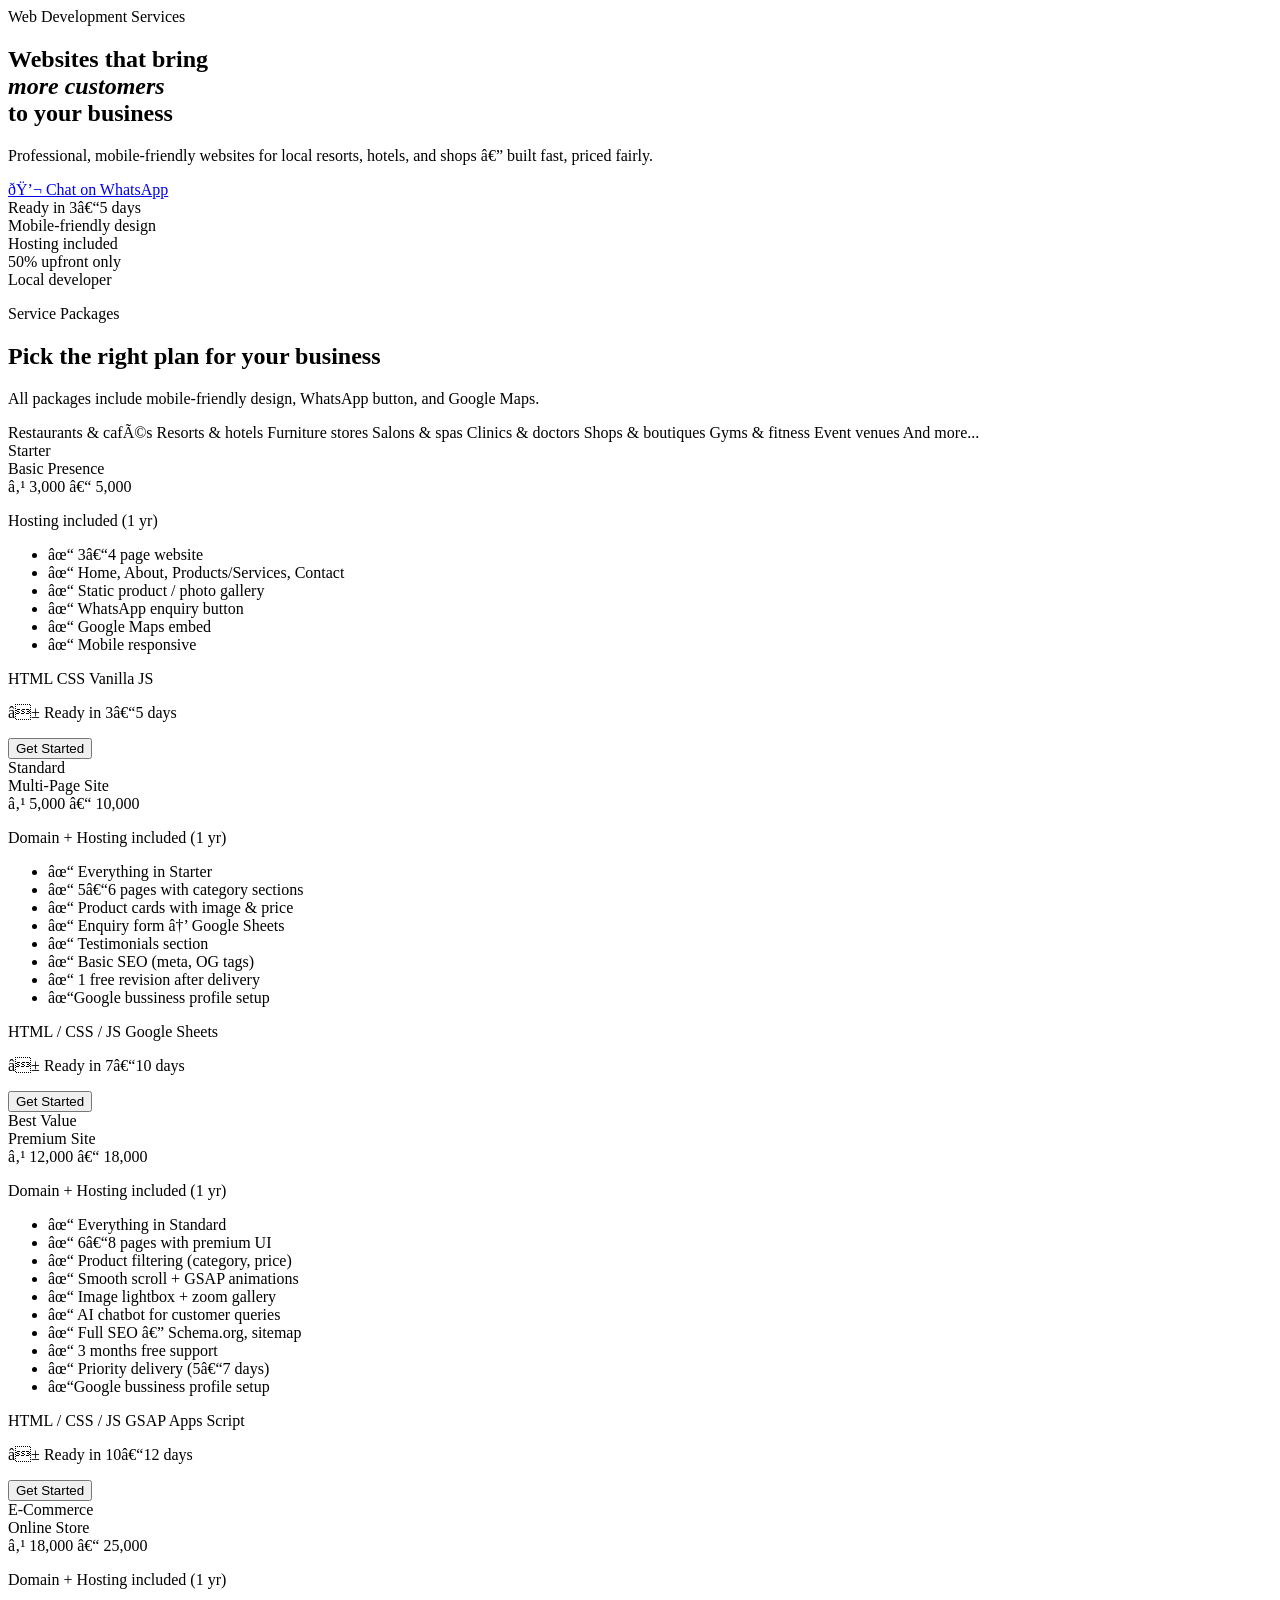
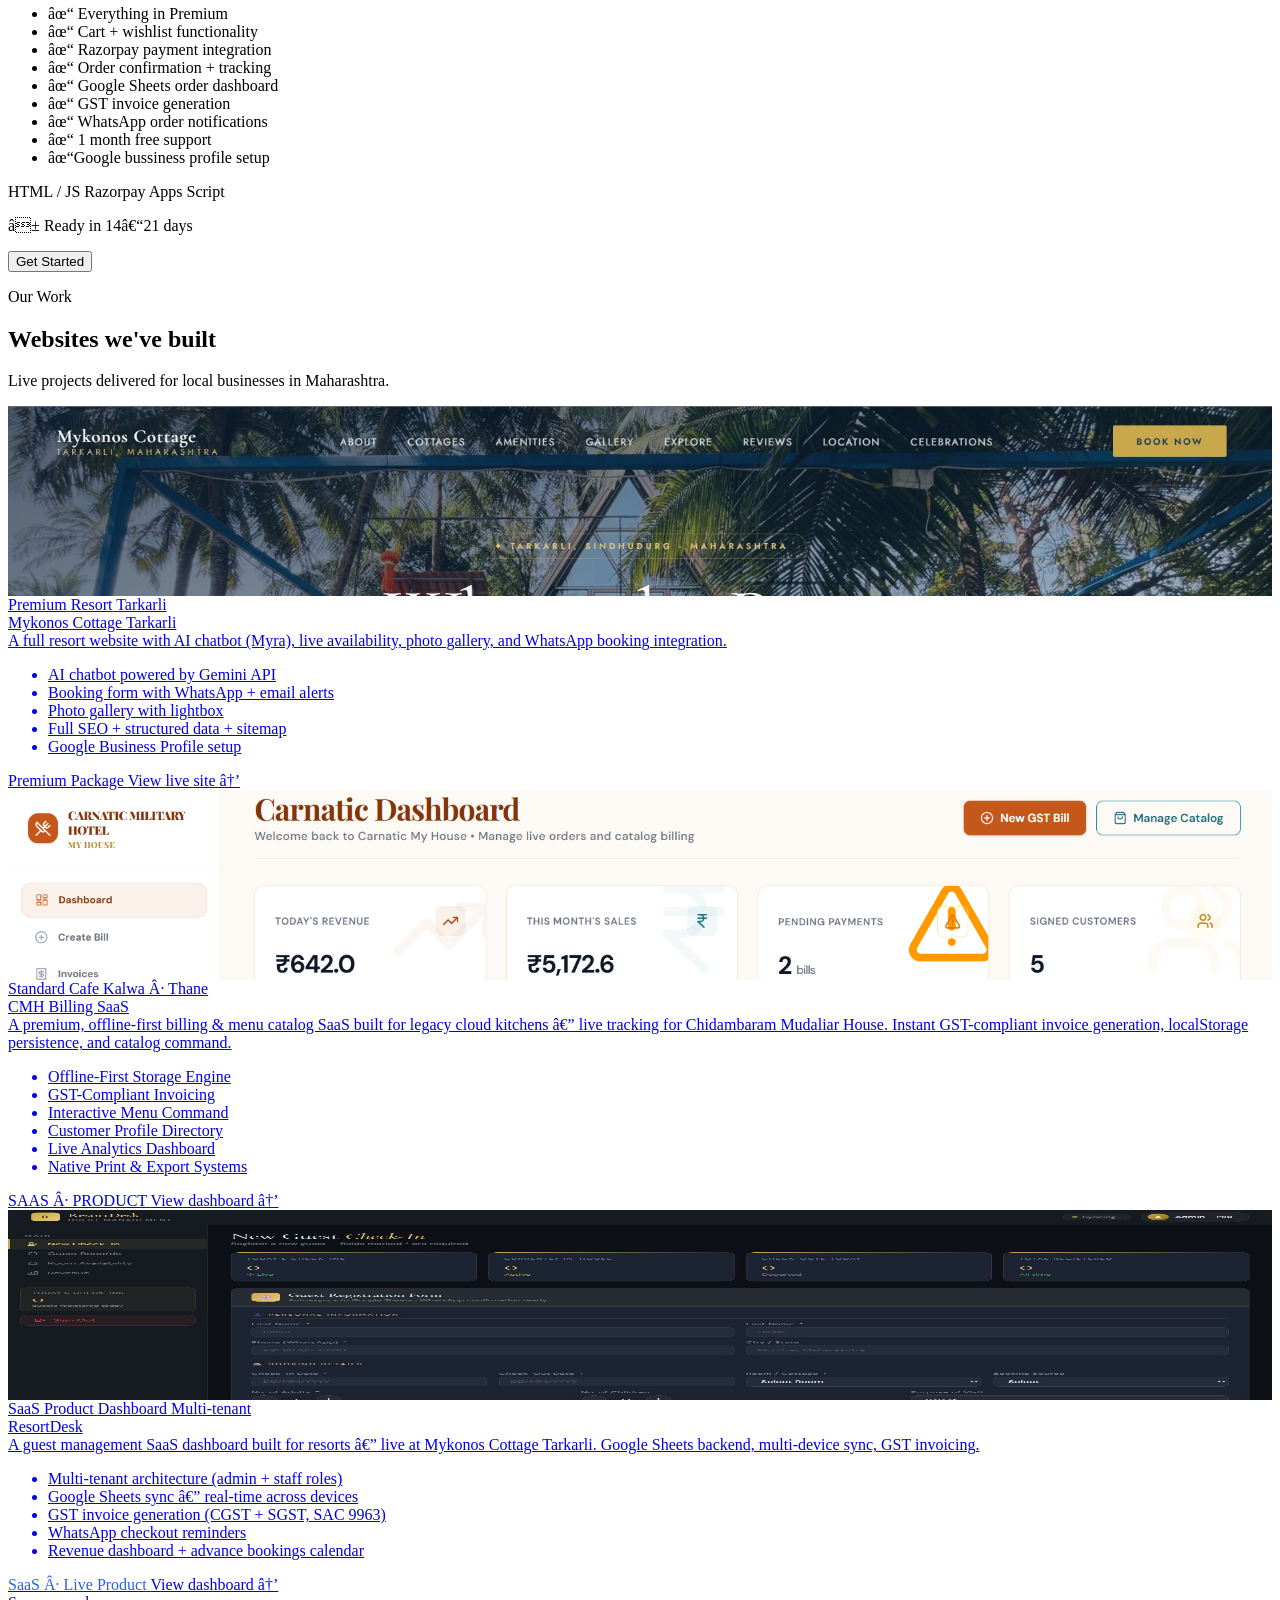
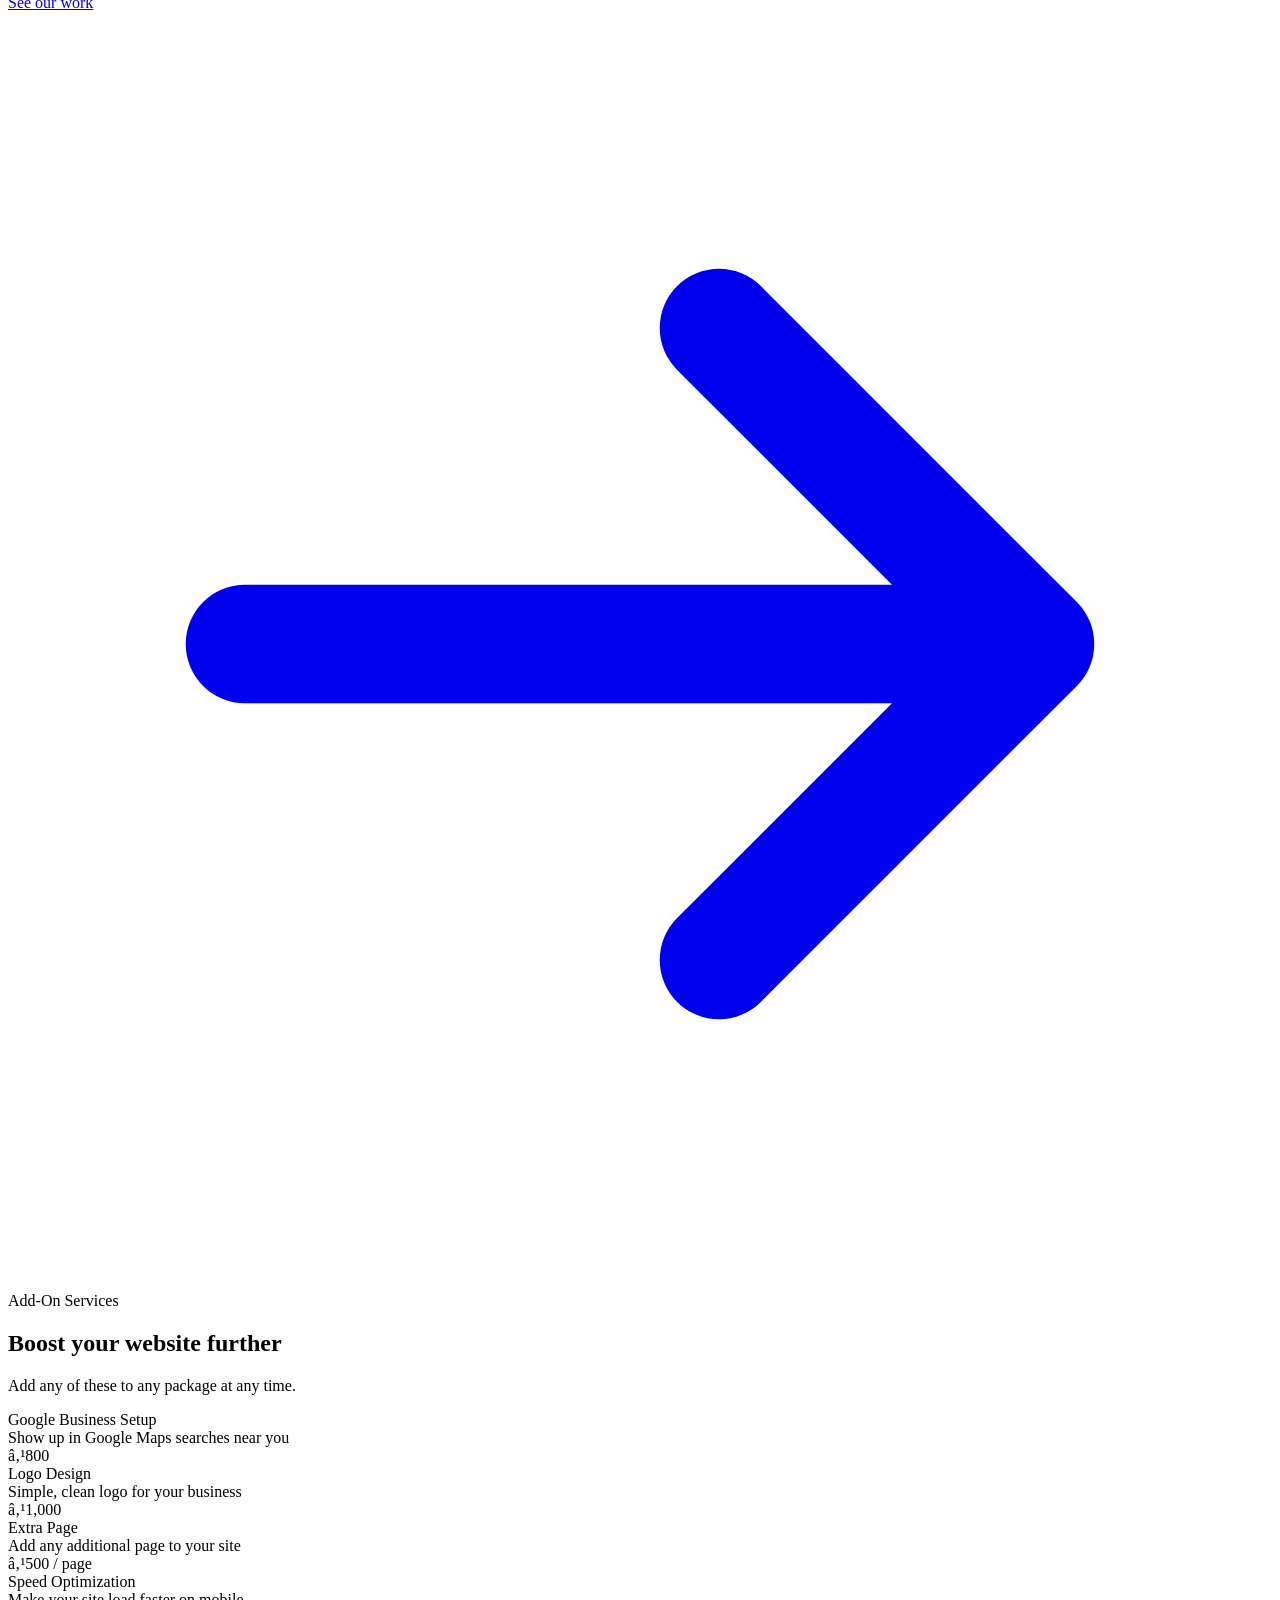
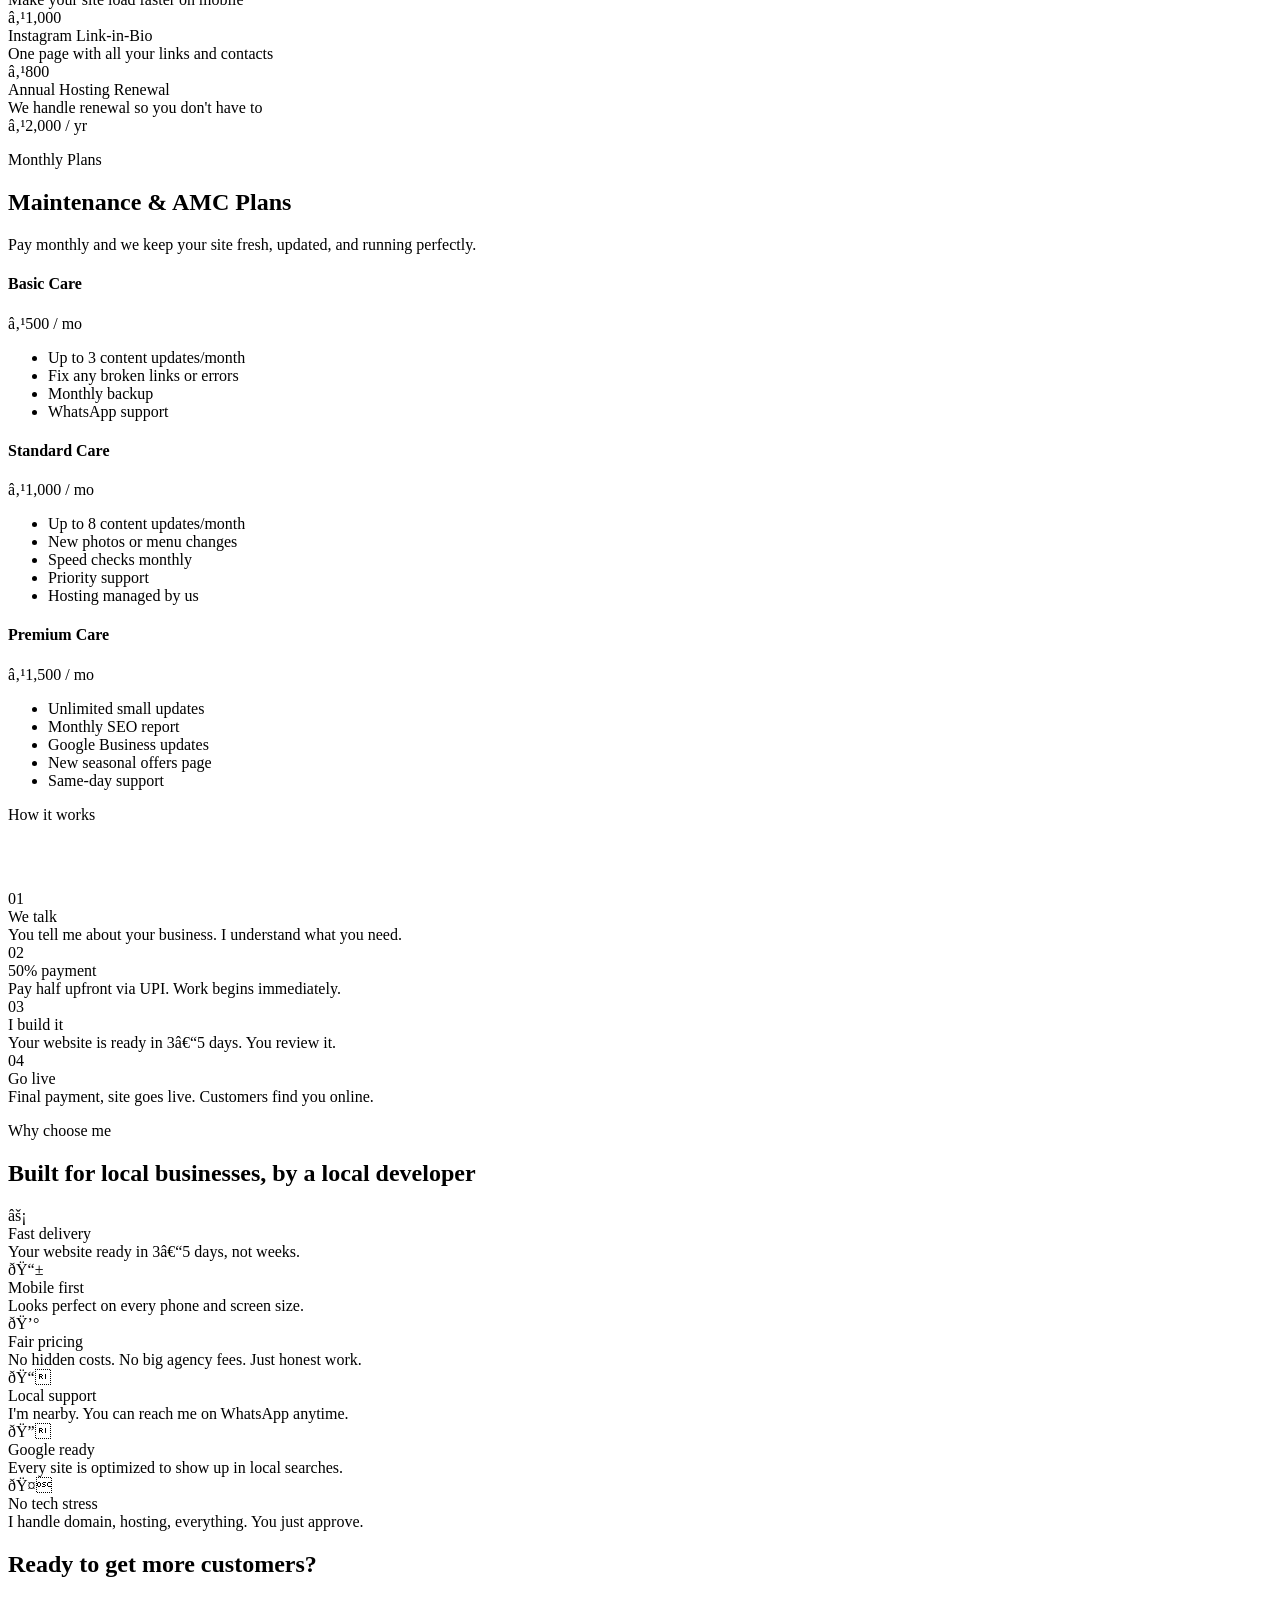
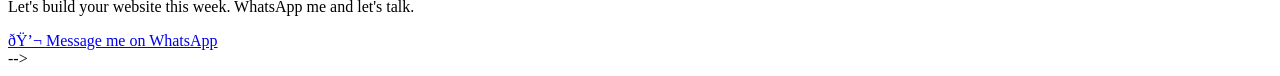
<file: index.html>
<!-- <!DOCTYPE html>
<html lang="en">
<head>
<meta charset="UTF-8">
<meta name="viewport" content="width=device-width, initial-scale=1.0">
<title>Web Services — Bhavesh Koyande</title>
<link href="https://fonts.googleapis.com/css2?family=Playfair+Display:wght@400;700;900&family=DM+Sans:wght@300;400;500&display=swap" rel="stylesheet">
<link rel="stylesheet" href="css/Style.css">
</head>
<body>

<!-- HERO -->
<section class="hero">
  <div class="badge">Web Development Services</div>
  <h1>Websites that bring<br><em>more customers</em><br>to your business</h1>
  <p>Professional, mobile-friendly websites for local resorts, hotels, and shops — built fast, priced fairly.</p>
  <a href="https://wa.me/918378991750" class="hero-cta">💬 Chat on WhatsApp</a>
</section>

<!-- TRUST STRIP -->
<div class="trust-strip">
  <div class="trust-item"><span class="dot"></span> Ready in 3–5 days</div>
  <div class="trust-item"><span class="dot"></span> Mobile-friendly design</div>
  <div class="trust-item"><span class="dot"></span> Hosting included</div>
  <div class="trust-item"><span class="dot"></span> 50% upfront only</div>
  <div class="trust-item"><span class="dot"></span> Local developer</div>
</div>

 <section class="packages">
  <p class="section-label">Service Packages</p>
  <h2 class="section-title">Pick the right plan for your business</h2>
  <p class="section-sub">All packages include mobile-friendly design, WhatsApp button, and Google Maps.</p>

  <div class="business-types">
    <span class="btype">Restaurants & cafés</span>
    <span class="btype">Resorts & hotels</span>
    <span class="btype">Furniture stores</span>
    <span class="btype">Salons & spas</span>
    <span class="btype">Clinics & doctors</span>
    <span class="btype">Shops & boutiques</span>
    <span class="btype">Gyms & fitness</span>
    <span class="btype">Event venues</span>
    <span class="btype">And more...</span>
  </div>

  <div class="cards">

    <!-- STARTER -->
    <div class="card">
      <div class="card-header">
        <div class="card-tier">Starter</div>
        <div class="card-name">Basic Presence</div>
        <div class="card-price">
          <span class="price-symbol">₹</span>
          <span class="price-range">3,000 – 5,000</span>
        </div>
        <p class="price-note">Hosting included (1 yr)</p>
      </div>
      <div class="card-body">
        <ul class="feature-list">
          <li><span class="check">✓</span> 3–4 page website</li>
          <li><span class="check">✓</span> Home, About, Products/Services, Contact</li>
          <li><span class="check">✓</span> Static product / photo gallery</li>
          <li><span class="check">✓</span> WhatsApp enquiry button</li>
          <li><span class="check">✓</span> Google Maps embed</li>
          <li><span class="check">✓</span> Mobile responsive</li>
        </ul>
        <div class="tag-row">
          <span class="stack-tag">HTML</span>
          <span class="stack-tag">CSS</span>
          <span class="stack-tag">Vanilla JS</span>
        </div>
        <p class="timeline-note">⏱ Ready in 3–5 days</p>
      </div>
      <div class="card-footer">
        <button class="card-btn" onclick="window.open('https://wa.me/918378991750','_blank')">Get Started</button>
      </div>
    </div>

    <!-- STANDARD -->
    <div class="card">
      <div class="card-header">
        <div class="card-tier">Standard</div>
        <div class="card-name">Multi-Page Site</div>
        <div class="card-price">
          <span class="price-symbol">₹</span>
          <span class="price-range">5,000 – 10,000</span>
        </div>
        <p class="price-note">Domain + Hosting included (1 yr)</p>
      </div>
      <div class="card-body">
        <ul class="feature-list">
          <li><span class="check">✓</span> Everything in Starter</li>
          <li><span class="check">✓</span> 5–6 pages with category sections</li>
          <li><span class="check">✓</span> Product cards with image & price</li>
          <li><span class="check">✓</span> Enquiry form → Google Sheets</li>
          <li><span class="check">✓</span> Testimonials section</li>
          <li><span class="check">✓</span> Basic SEO (meta, OG tags)</li>
          <li><span class="check">✓</span> 1 free revision after delivery</li>
                    <li><span class="check">✓</span>Google bussiness profile setup</li>

        </ul>
        <div class="tag-row">
          <span class="stack-tag">HTML / CSS / JS</span>
          <span class="stack-tag">Google Sheets</span>
        </div>
        <p class="timeline-note">⏱ Ready in 7–10 days</p>
      </div>
      <div class="card-footer">
        <button class="card-btn" onclick="window.open('https://wa.me/918378991750','_blank')">Get Started</button>
      </div>
    </div>

    <!-- PREMIUM — FEATURED -->
    <div class="card featured">
      <div class="card-header">
        <div class="card-tier">Best Value</div>
        <div class="card-name">Premium Site</div>
        <div class="card-price">
          <span class="price-symbol">₹</span>
          <span class="price-range">12,000 – 18,000</span>
        </div>
        <p class="price-note">Domain + Hosting included (1 yr)</p>
      </div>
      <div class="card-body">
        <ul class="feature-list">
          <li><span class="check">✓</span> Everything in Standard</li>
          <li><span class="check">✓</span> 6–8 pages with premium UI</li>
          <li><span class="check">✓</span> Product filtering (category, price)</li>
          <li><span class="check">✓</span> Smooth scroll + GSAP animations</li>
          <li><span class="check">✓</span> Image lightbox + zoom gallery</li>
          <li><span class="check">✓</span> AI chatbot for customer queries</li>
          <li><span class="check">✓</span> Full SEO — Schema.org, sitemap</li>
          <li><span class="check">✓</span> 3 months free support</li>
          <li><span class="check">✓</span> Priority delivery (5–7 days)</li>
          <li><span class="check">✓</span>Google bussiness profile setup</li>

        </ul>
        <div class="tag-row">
          <span class="stack-tag">HTML / CSS / JS</span>
          <span class="stack-tag">GSAP</span>
          <span class="stack-tag">Apps Script</span>
        </div>
        <p class="timeline-note">⏱ Ready in 10–12 days</p>
      </div>
      <div class="card-footer">
        <button class="card-btn" onclick="window.open('https://wa.me/918378991750','_blank')">Get Started</button>
      </div>
    </div>

    <!-- E-COMMERCE -->
    <div class="card">
      <div class="card-header">
        <div class="card-tier">E-Commerce</div>
        <div class="card-name">Online Store</div>
        <div class="card-price">
          <span class="price-symbol">₹</span>
          <span class="price-range">18,000 – 25,000</span>
        </div>
        <p class="price-note">Domain + Hosting included (1 yr)</p>
      </div>
      <div class="card-body">
        <ul class="feature-list">
          <li><span class="check">✓</span> Everything in Premium</li>
          <li><span class="check">✓</span> Cart + wishlist functionality</li>
          <li><span class="check">✓</span> Razorpay payment integration</li>
          <li><span class="check">✓</span> Order confirmation + tracking</li>
          <li><span class="check">✓</span> Google Sheets order dashboard</li>
          <li><span class="check">✓</span> GST invoice generation</li>
          <li><span class="check">✓</span> WhatsApp order notifications</li>
          <li><span class="check">✓</span> 1 month free support</li>
          <li><span class="check">✓</span>Google bussiness profile setup</li>

        </ul>
        <div class="tag-row">
          <span class="stack-tag">HTML / JS</span>
          <span class="stack-tag">Razorpay</span>
          <span class="stack-tag">Apps Script</span>
        </div>
        <p class="timeline-note">⏱ Ready in 14–21 days</p>
      </div>
      <div class="card-footer">
        <button class="card-btn" onclick="window.open('https://wa.me/918378991750','_blank')">Get Started</button>
      </div>
    </div>

  </div>
</section>
 
<!-- PORTFOLIO / SAMPLES -->

<section class="portfolio">
  <div class="portfolio-inner">
    <p class="section-label">Our Work</p>
    <h2 class="section-title">Websites we've built</h2>
    <p class="section-sub">Live projects delivered for local businesses in Maharashtra.</p>

<!-- GRID -->
<section class="portfolio-section">
  <div class="portfolio-grid" id="grid">
<!-- CARD 1: Mykonos -->
    <a class="p-card" href="https://mykonoscottagetarkarli.com" target="_blank" data-cat="resort premium">
<div class="p-thumb" style="padding:0; overflow:hidden; height:190px;">
    <img src="images/mykonos.jpg" alt="Mykonos Cottage Tarkarli"
      style="width:100%; height:100%; object-fit:cover; object-position:top; display:block;">
</div>

      <div class="p-info">
        <div class="p-tags">
          <span class="p-tag gold">Premium</span>
          <span class="p-tag">Resort</span>
          <span class="p-tag">Tarkarli</span>
        </div>
        <div class="p-name">Mykonos Cottage Tarkarli</div>
        <div class="p-desc">A full resort website with AI chatbot (Myra), live availability, photo gallery, and WhatsApp booking integration.</div>
        <ul class="p-features">
          <li>AI chatbot powered by Gemini API</li>
          <li>Booking form with WhatsApp + email alerts</li>
          <li>Photo gallery with lightbox</li>
          <li>Full SEO + structured data + sitemap</li>
          <li>Google Business Profile setup</li>
        </ul>
        <div class="p-footer">
          <span class="p-package">Premium Package</span>
          <span class="p-link">View live site →</span>
        </div>
      </div>
    </a>

<!-- CARD 2: CMH Billing SaaS -->
<a class="p-card" href="http://192.168.1.101:3000/Saas-Billing-Web/" target="_blank" data-cat="cafe standard">
  <div class="p-thumb" style="padding:0; overflow:hidden; height:190px;">
    <img src="images/SAAS.png" alt="CMH Billing SaaS"
      style="width:100%; height:100%; object-fit:cover; object-position:top; display:block;">
  </div>
  <div class="p-info">
    <div class="p-tags">
      <span class="p-tag">Standard</span>
      <span class="p-tag">Cafe</span>
      <span class="p-tag">Kalwa · Thane</span>
    </div>
    <div class="p-name">CMH Billing SaaS</div>
    <div class="p-desc">A premium, offline-first billing & menu catalog SaaS built for legacy cloud kitchens — live tracking for Chidambaram Mudaliar House. Instant GST-compliant invoice generation, localStorage persistence, and catalog command.</div>
    <ul class="p-features">
      <li>Offline-First Storage Engine </li>
      <li>GST-Compliant Invoicing</li>
      <li>Interactive Menu Command</li>
      <li>Customer Profile Directory</li>
      <li>Live Analytics Dashboard</li>
      <li>Native Print & Export Systems</li>

    </ul>
    <div class="p-footer">
      <span class="p-package">SAAS · PRODUCT</span>
      <span class="p-link">View dashboard →</span>
    </div>
  </div>
</a>

<!-- RESORTDESK CARD -->
<a class="p-card" href="https://desk.mykonoscottagetarkarli.com" target="_blank" data-cat="saas product">
   <div class="p-thumb" style="padding:0; overflow:hidden; height:190px;">
    <img 
      src="images/resortdesk.jpg" 
      alt="Resort Desk SaaS Product"
      style="width:100%; height:100%; object-fit:fill; object-position:top; display:block;">
  </div>
  <div class="p-info">
    <div class="p-tags">
      <span class="p-tag gold">SaaS Product</span>
      <span class="p-tag">Dashboard</span>
      <span class="p-tag">Multi-tenant</span>
    </div>
    <div class="p-name">ResortDesk</div>
    <div class="p-desc">A guest management SaaS dashboard built for resorts — live at Mykonos Cottage Tarkarli. Google Sheets backend, multi-device sync, GST invoicing.</div>
    <ul class="p-features">
      <li>Multi-tenant architecture (admin + staff roles)</li>
      <li>Google Sheets sync — real-time across devices</li>
      <li>GST invoice generation (CGST + SGST, SAC 9963)</li>
      <li>WhatsApp checkout reminders</li>
      <li>Revenue dashboard + advance bookings calendar</li>
    </ul>
    <div class="p-footer">
      <span class="p-package" style="color:#2563eb;">SaaS · Live Product</span>
      <span class="p-link">View dashboard →</span>
    </div>
  </div>
</a>

    <!-- VIEW ALL BUTTON -->
    <div class="portfolio-footer">
      <a href="products.html" class="view-all-btn">
        See our work
        <svg viewBox="0 0 16 16" fill="none" stroke="currentColor" stroke-width="1.5" stroke-linecap="round" stroke-linejoin="round">
          <path d="M3 8h10M9 4l4 4-4 4"/>
        </svg>
      </a>
    </div>
  </div>
</section>

<!-- ADD-ONS -->
<section class="addons">
  <div class="addons-inner">
    <p class="section-label">Add-On Services</p>
    <h2 class="section-title">Boost your website further</h2>
    <p class="section-sub">Add any of these to any package at any time.</p>
    <div class="addon-grid">
      <div class="addon-item">
        <div class="addon-name">Google Business Setup</div>
        <div class="addon-desc">Show up in Google Maps searches near you</div>
        <div class="addon-price">₹800</div>
      </div>
      <div class="addon-item">
        <div class="addon-name">Logo Design</div>
        <div class="addon-desc">Simple, clean logo for your business</div>
        <div class="addon-price">₹1,000</div>
      </div>
      <div class="addon-item">
        <div class="addon-name">Extra Page</div>
        <div class="addon-desc">Add any additional page to your site</div>
        <div class="addon-price">₹500 / page</div>
      </div>
      <div class="addon-item">
        <div class="addon-name">Speed Optimization</div>
        <div class="addon-desc">Make your site load faster on mobile</div>
        <div class="addon-price">₹1,000</div>
      </div>
      <div class="addon-item">
        <div class="addon-name">Instagram Link-in-Bio</div>
        <div class="addon-desc">One page with all your links and contacts</div>
        <div class="addon-price">₹800</div>
      </div>
      <div class="addon-item">
        <div class="addon-name">Annual Hosting Renewal</div>
        <div class="addon-desc">We handle renewal so you don't have to</div>
        <div class="addon-price">₹2,000 / yr</div>
      </div>
    </div>
  </div>
</section>

<!-- MAINTENANCE PLANS -->
<section class="maintenance">
  <p class="section-label">Monthly Plans</p>
  <h2 class="section-title">Maintenance & AMC Plans</h2>
  <p class="section-sub">Pay monthly and we keep your site fresh, updated, and running perfectly.</p>
  <div class="maint-cards">
    <div class="maint-card">
      <h4>Basic Care</h4>
      <div class="maint-price">₹500 / mo</div>
      <ul class="maint-list">
        <li>Up to 3 content updates/month</li>
        <li>Fix any broken links or errors</li>
        <li>Monthly backup</li>
        <li>WhatsApp support</li>
      </ul>
    </div>
    <div class="maint-card">
      <h4>Standard Care</h4>
      <div class="maint-price">₹1,000 / mo</div>
      <ul class="maint-list">
        <li>Up to 8 content updates/month</li>
        <li>New photos or menu changes</li>
        <li>Speed checks monthly</li>
        <li>Priority support</li>
        <li>Hosting managed by us</li>
      </ul>
    </div>
    <div class="maint-card">
      <h4>Premium Care</h4>
      <div class="maint-price">₹1,500 / mo</div>
      <ul class="maint-list">
        <li>Unlimited small updates</li>
        <li>Monthly SEO report</li>
        <li>Google Business updates</li>
        <li>New seasonal offers page</li>
        <li>Same-day support</li>
      </ul>
    </div>
  </div>
</section>

<!-- PROCESS -->
<section class="process">
  <div class="process-inner">
    <p class="section-label">How it works</p>
    <h2 class="section-title" style="color:white;">From conversation to live website</h2>
    <div class="steps">
      <div class="step">
        <div class="step-num">01</div>
        <div class="step-title">We talk</div>
        <div class="step-desc">You tell me about your business. I understand what you need.</div>
      </div>
      <div class="step">
        <div class="step-num">02</div>
        <div class="step-title">50% payment</div>
        <div class="step-desc">Pay half upfront via UPI. Work begins immediately.</div>
      </div>
      <div class="step">
        <div class="step-num">03</div>
        <div class="step-title">I build it</div>
        <div class="step-desc">Your website is ready in 3–5 days. You review it.</div>
      </div>
      <div class="step">
        <div class="step-num">04</div>
        <div class="step-title">Go live</div>
        <div class="step-desc">Final payment, site goes live. Customers find you online.</div>
      </div>
    </div>
  </div>
</section>

<!-- WHY ME -->
<section class="why">
  <p class="section-label">Why choose me</p>
  <h2 class="section-title">Built for local businesses, by a local developer</h2>
  <div class="why-grid">
    <div class="why-item">
      <div class="why-icon">⚡</div>
      <div class="why-title">Fast delivery</div>
      <div class="why-desc">Your website ready in 3–5 days, not weeks.</div>
    </div>
    <div class="why-item">
      <div class="why-icon">📱</div>
      <div class="why-title">Mobile first</div>
      <div class="why-desc">Looks perfect on every phone and screen size.</div>
    </div>
    <div class="why-item">
      <div class="why-icon">💰</div>
      <div class="why-title">Fair pricing</div>
      <div class="why-desc">No hidden costs. No big agency fees. Just honest work.</div>
    </div>
    <div class="why-item">
      <div class="why-icon">📍</div>
      <div class="why-title">Local support</div>
      <div class="why-desc">I'm nearby. You can reach me on WhatsApp anytime.</div>
    </div>
    <div class="why-item">
      <div class="why-icon">🔍</div>
      <div class="why-title">Google ready</div>
      <div class="why-desc">Every site is optimized to show up in local searches.</div>
    </div>
    <div class="why-item">
      <div class="why-icon">🤝</div>
      <div class="why-title">No tech stress</div>
      <div class="why-desc">I handle domain, hosting, everything. You just approve.</div>
    </div>
  </div>
</section>

<!-- CTA FOOTER -->
<section class="cta-footer">
  <h2>Ready to get more customers?</h2>
  <p>Let's build your website this week. WhatsApp me and let's talk.</p>
  <a href="https://wa.me/918378991750">💬 Message me on WhatsApp</a>
</section>

</body>
</html> -->
</file>
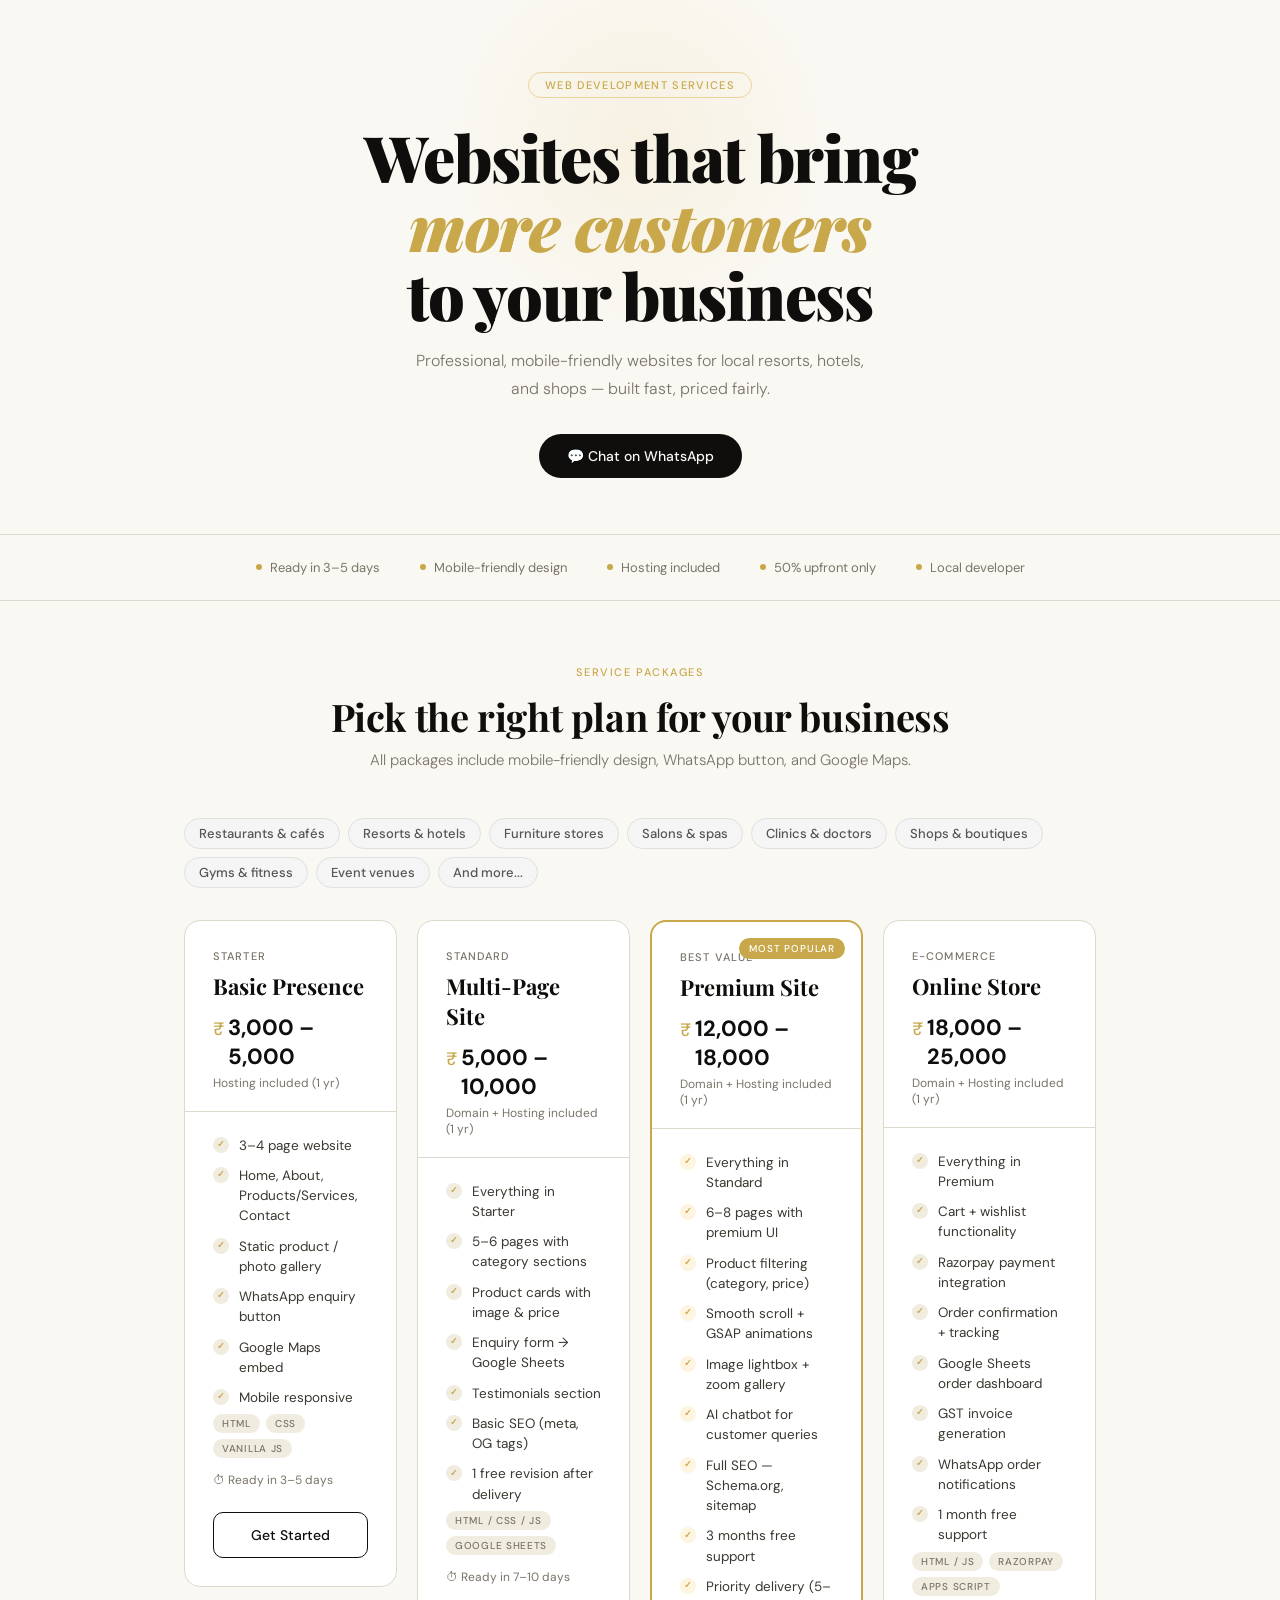
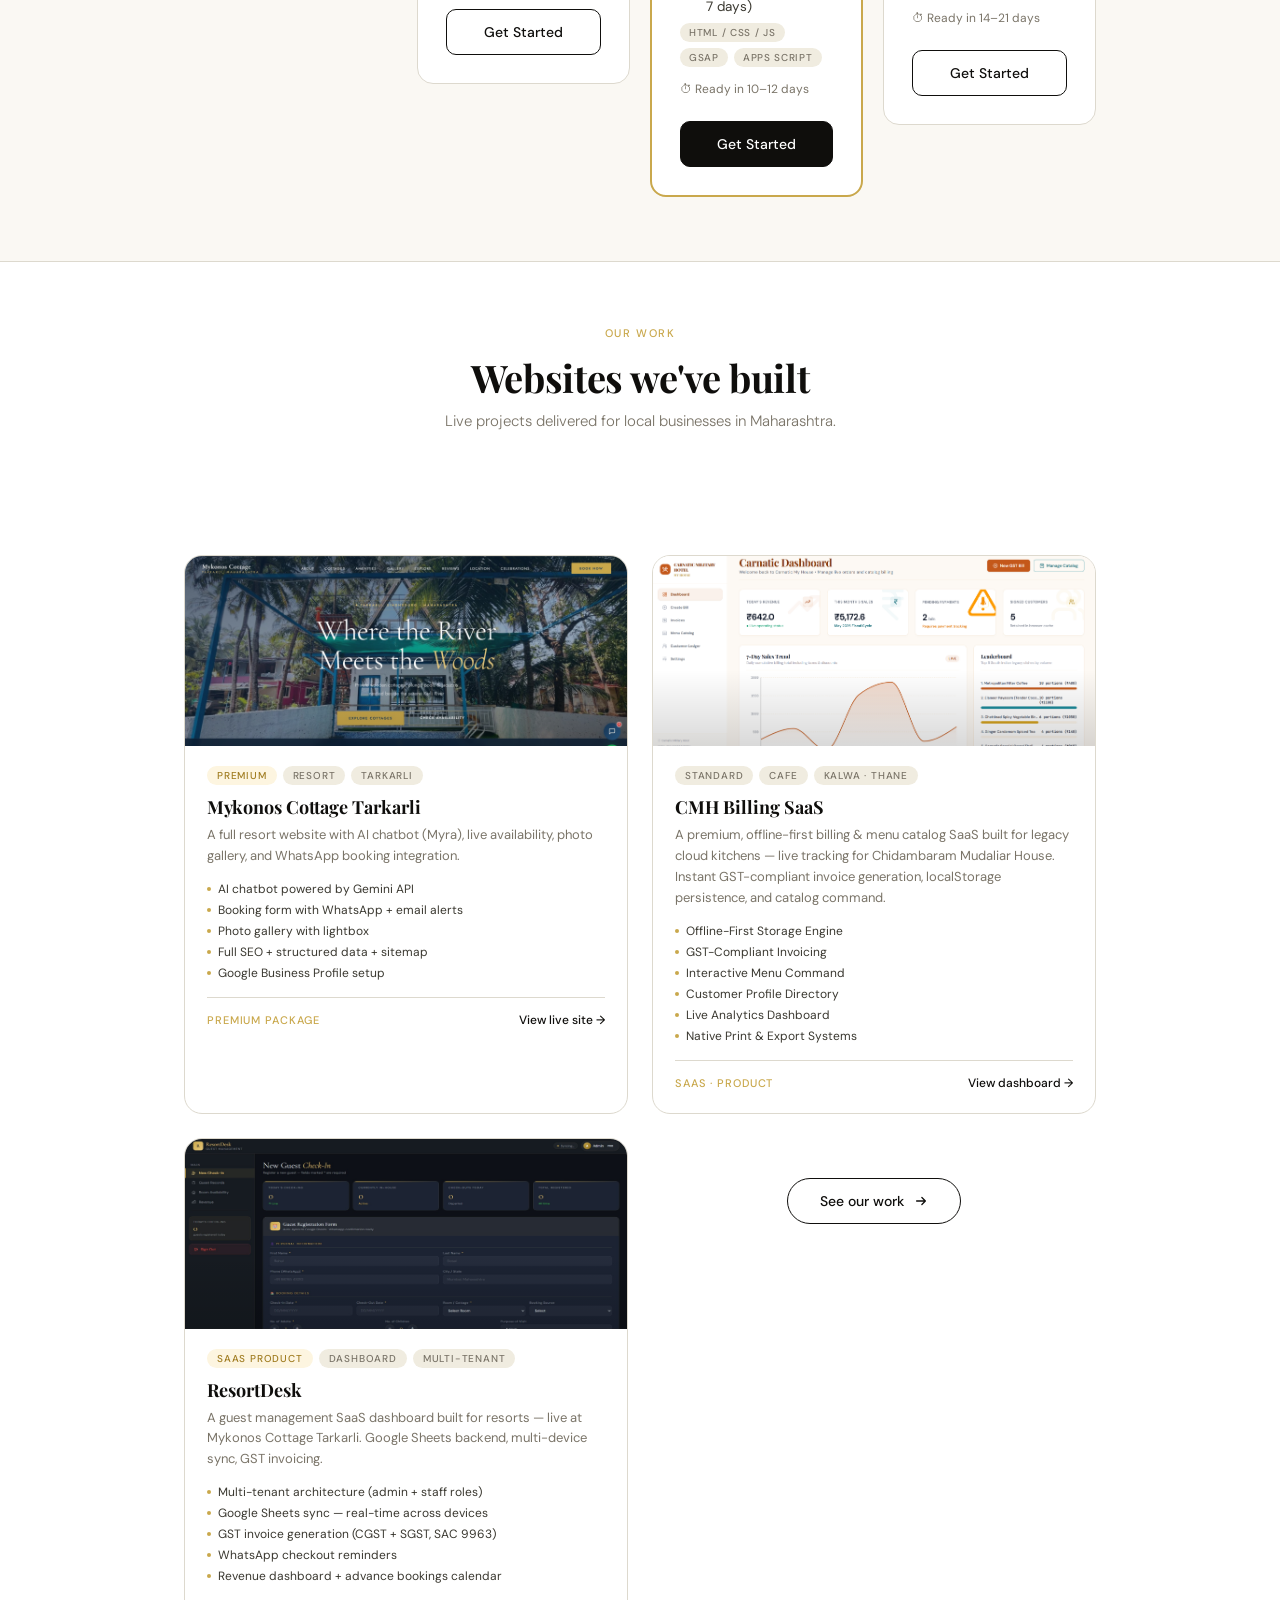
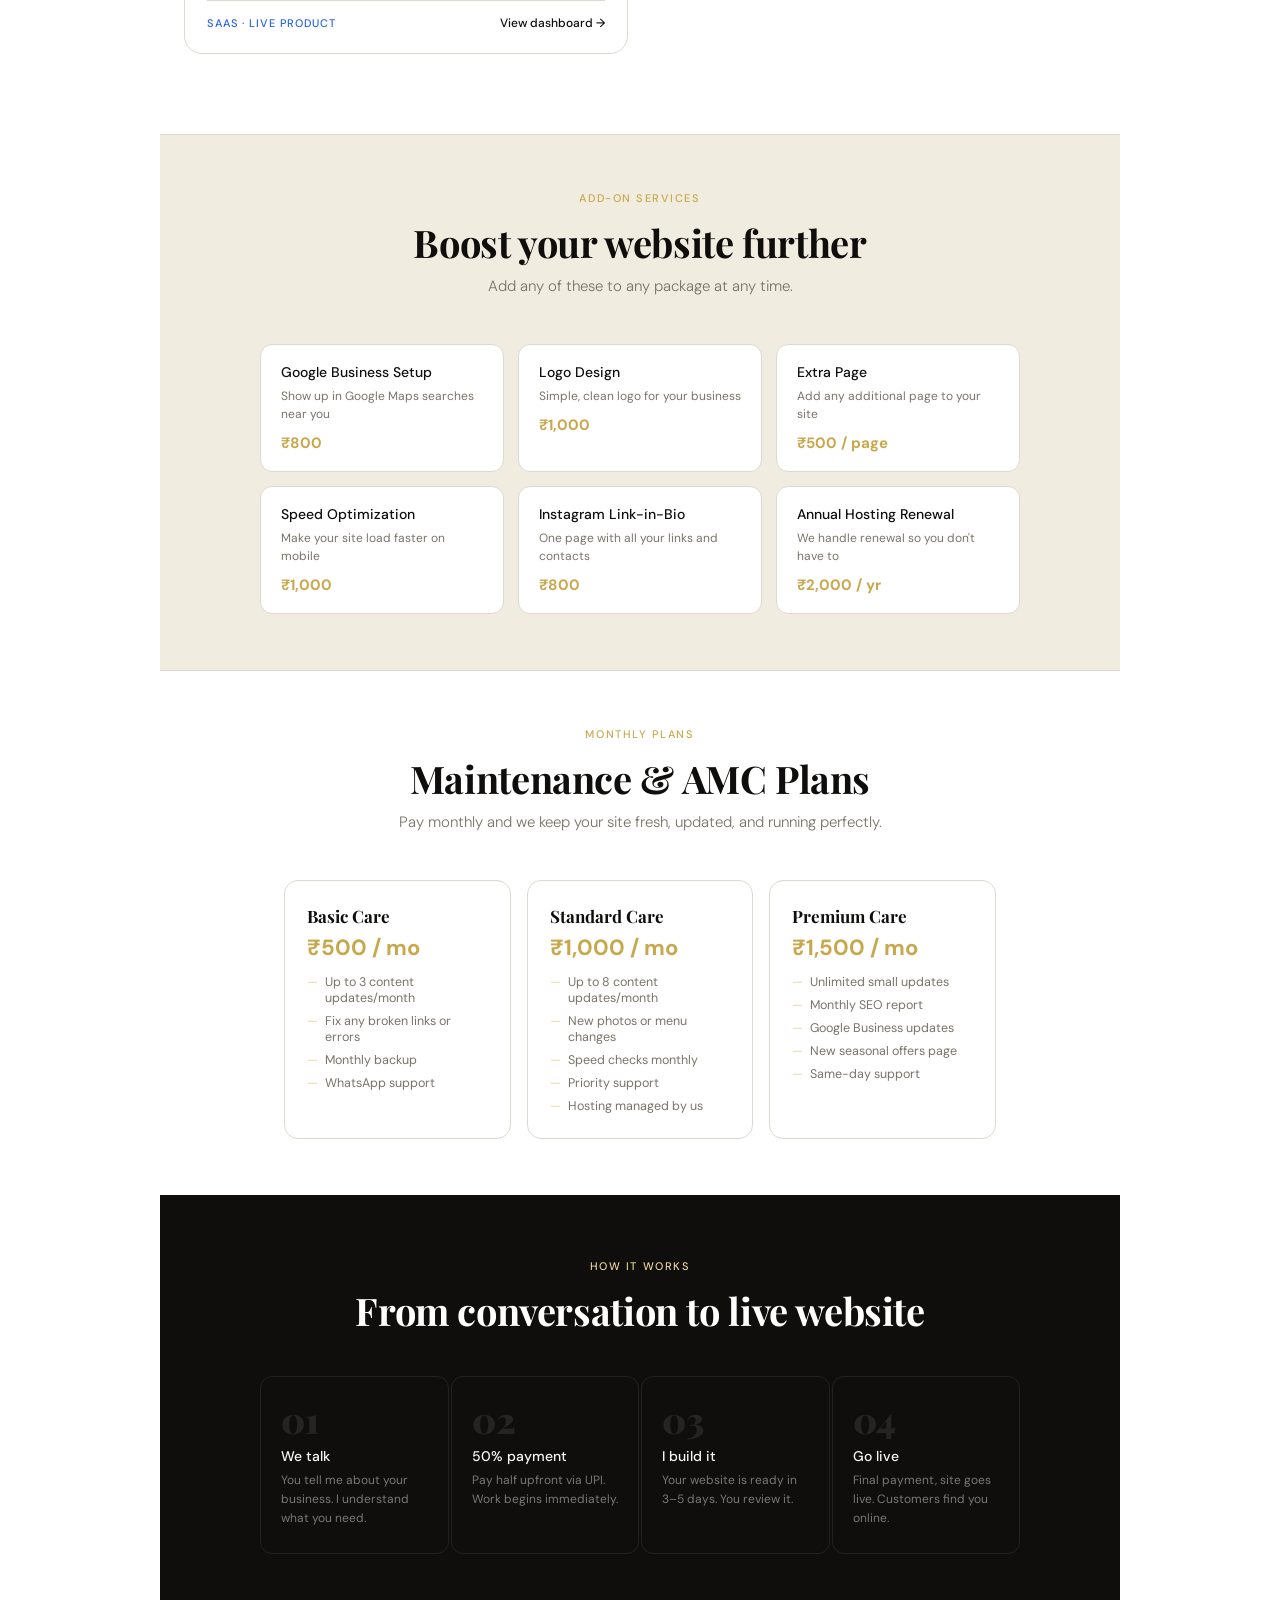
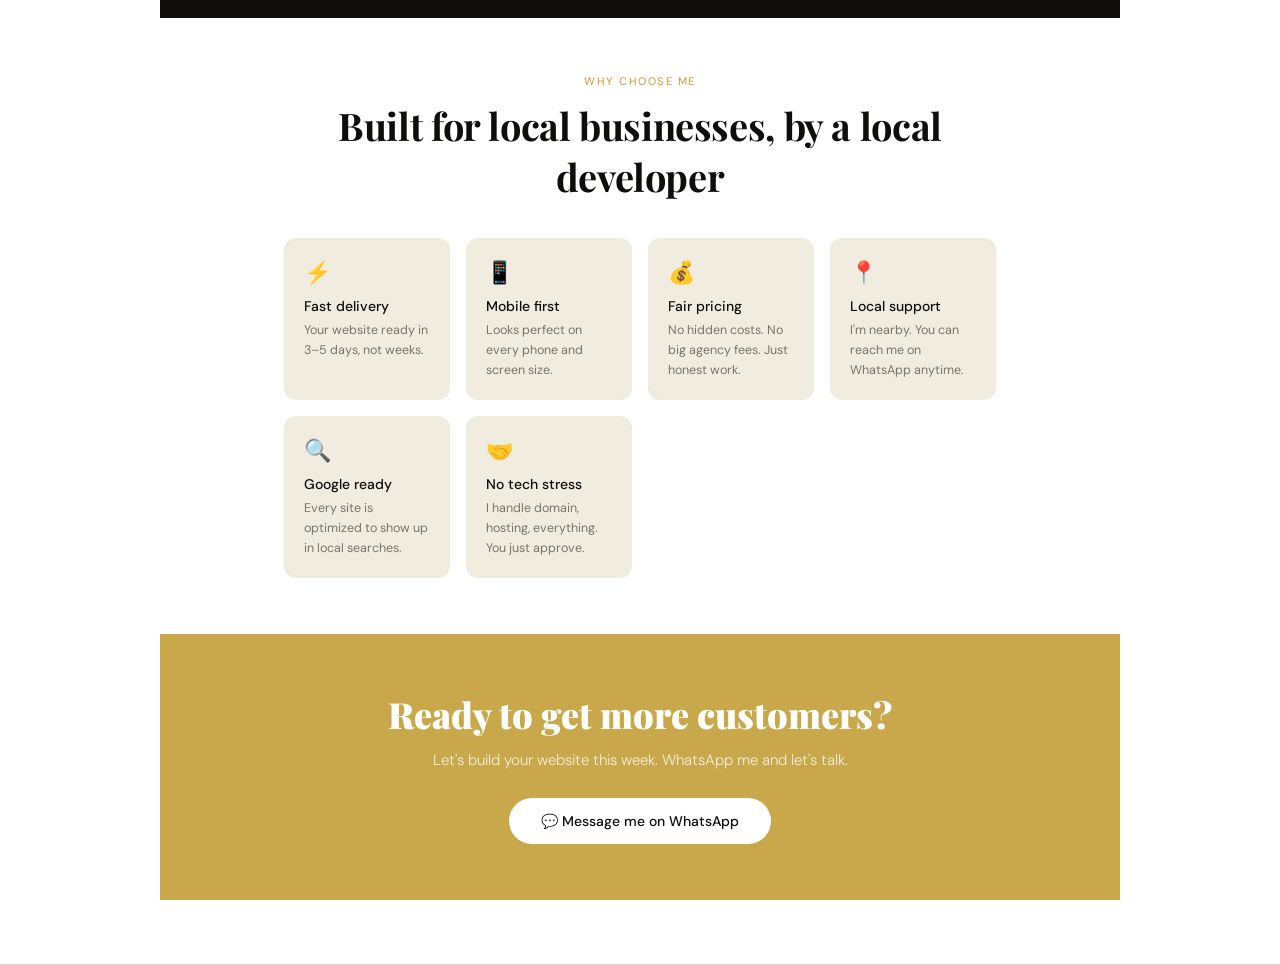
<file: Webstudio.store/index.html>
<!DOCTYPE html>
<html lang="en">
<head>
<meta charset="UTF-8">
<meta name="viewport" content="width=device-width, initial-scale=1.0">
<title>Web Services — Bhavesh Koyande</title>
<link href="https://fonts.googleapis.com/css2?family=Playfair+Display:wght@400;700;900&family=DM+Sans:wght@300;400;500&display=swap" rel="stylesheet">
<link rel="stylesheet" href="css/Style.css">
</head>
<body>

<!-- HERO -->
<section class="hero">
  <div class="badge">Web Development Services</div>
  <h1>Websites that bring<br><em>more customers</em><br>to your business</h1>
  <p>Professional, mobile-friendly websites for local resorts, hotels, and shops — built fast, priced fairly.</p>
  <a href="https://wa.me/918378991750" class="hero-cta">💬 Chat on WhatsApp</a>
</section>

<!-- TRUST STRIP -->
<div class="trust-strip">
  <div class="trust-item"><span class="dot"></span> Ready in 3–5 days</div>
  <div class="trust-item"><span class="dot"></span> Mobile-friendly design</div>
  <div class="trust-item"><span class="dot"></span> Hosting included</div>
  <div class="trust-item"><span class="dot"></span> 50% upfront only</div>
  <div class="trust-item"><span class="dot"></span> Local developer</div>
</div>

 <section class="packages">
  <p class="section-label">Service Packages</p>
  <h2 class="section-title">Pick the right plan for your business</h2>
  <p class="section-sub">All packages include mobile-friendly design, WhatsApp button, and Google Maps.</p>

  <div class="business-types">
    <span class="btype">Restaurants & cafés</span>
    <span class="btype">Resorts & hotels</span>
    <span class="btype">Furniture stores</span>
    <span class="btype">Salons & spas</span>
    <span class="btype">Clinics & doctors</span>
    <span class="btype">Shops & boutiques</span>
    <span class="btype">Gyms & fitness</span>
    <span class="btype">Event venues</span>
    <span class="btype">And more...</span>
  </div>

  <div class="cards">

    <!-- STARTER -->
    <div class="card">
      <div class="card-header">
        <div class="card-tier">Starter</div>
        <div class="card-name">Basic Presence</div>
        <div class="card-price">
          <span class="price-symbol">₹</span>
          <span class="price-range">3,000 – 5,000</span>
        </div>
        <p class="price-note">Hosting included (1 yr)</p>
      </div>
      <div class="card-body">
        <ul class="feature-list">
          <li><span class="check">✓</span> 3–4 page website</li>
          <li><span class="check">✓</span> Home, About, Products/Services, Contact</li>
          <li><span class="check">✓</span> Static product / photo gallery</li>
          <li><span class="check">✓</span> WhatsApp enquiry button</li>
          <li><span class="check">✓</span> Google Maps embed</li>
          <li><span class="check">✓</span> Mobile responsive</li>
        </ul>
        <div class="tag-row">
          <span class="stack-tag">HTML</span>
          <span class="stack-tag">CSS</span>
          <span class="stack-tag">Vanilla JS</span>
        </div>
        <p class="timeline-note">⏱ Ready in 3–5 days</p>
      </div>
      <div class="card-footer">
        <button class="card-btn" onclick="window.open('https://wa.me/918378991750','_blank')">Get Started</button>
      </div>
    </div>

    <!-- STANDARD -->
    <div class="card">
      <div class="card-header">
        <div class="card-tier">Standard</div>
        <div class="card-name">Multi-Page Site</div>
        <div class="card-price">
          <span class="price-symbol">₹</span>
          <span class="price-range">5,000 – 10,000</span>
        </div>
        <p class="price-note">Domain + Hosting included (1 yr)</p>
      </div>
      <div class="card-body">
        <ul class="feature-list">
          <li><span class="check">✓</span> Everything in Starter</li>
          <li><span class="check">✓</span> 5–6 pages with category sections</li>
          <li><span class="check">✓</span> Product cards with image & price</li>
          <li><span class="check">✓</span> Enquiry form → Google Sheets</li>
          <li><span class="check">✓</span> Testimonials section</li>
          <li><span class="check">✓</span> Basic SEO (meta, OG tags)</li>
          <li><span class="check">✓</span> 1 free revision after delivery</li>
        </ul>
        <div class="tag-row">
          <span class="stack-tag">HTML / CSS / JS</span>
          <span class="stack-tag">Google Sheets</span>
        </div>
        <p class="timeline-note">⏱ Ready in 7–10 days</p>
      </div>
      <div class="card-footer">
        <button class="card-btn" onclick="window.open('https://wa.me/918378991750','_blank')">Get Started</button>
      </div>
    </div>

    <!-- PREMIUM — FEATURED -->
    <div class="card featured">
      <div class="card-header">
        <div class="card-tier">Best Value</div>
        <div class="card-name">Premium Site</div>
        <div class="card-price">
          <span class="price-symbol">₹</span>
          <span class="price-range">12,000 – 18,000</span>
        </div>
        <p class="price-note">Domain + Hosting included (1 yr)</p>
      </div>
      <div class="card-body">
        <ul class="feature-list">
          <li><span class="check">✓</span> Everything in Standard</li>
          <li><span class="check">✓</span> 6–8 pages with premium UI</li>
          <li><span class="check">✓</span> Product filtering (category, price)</li>
          <li><span class="check">✓</span> Smooth scroll + GSAP animations</li>
          <li><span class="check">✓</span> Image lightbox + zoom gallery</li>
          <li><span class="check">✓</span> AI chatbot for customer queries</li>
          <li><span class="check">✓</span> Full SEO — Schema.org, sitemap</li>
          <li><span class="check">✓</span> 3 months free support</li>
          <li><span class="check">✓</span> Priority delivery (5–7 days)</li>
        </ul>
        <div class="tag-row">
          <span class="stack-tag">HTML / CSS / JS</span>
          <span class="stack-tag">GSAP</span>
          <span class="stack-tag">Apps Script</span>
        </div>
        <p class="timeline-note">⏱ Ready in 10–12 days</p>
      </div>
      <div class="card-footer">
        <button class="card-btn" onclick="window.open('https://wa.me/918378991750','_blank')">Get Started</button>
      </div>
    </div>

    <!-- E-COMMERCE -->
    <div class="card">
      <div class="card-header">
        <div class="card-tier">E-Commerce</div>
        <div class="card-name">Online Store</div>
        <div class="card-price">
          <span class="price-symbol">₹</span>
          <span class="price-range">18,000 – 25,000</span>
        </div>
        <p class="price-note">Domain + Hosting included (1 yr)</p>
      </div>
      <div class="card-body">
        <ul class="feature-list">
          <li><span class="check">✓</span> Everything in Premium</li>
          <li><span class="check">✓</span> Cart + wishlist functionality</li>
          <li><span class="check">✓</span> Razorpay payment integration</li>
          <li><span class="check">✓</span> Order confirmation + tracking</li>
          <li><span class="check">✓</span> Google Sheets order dashboard</li>
          <li><span class="check">✓</span> GST invoice generation</li>
          <li><span class="check">✓</span> WhatsApp order notifications</li>
          <li><span class="check">✓</span> 1 month free support</li>
        </ul>
        <div class="tag-row">
          <span class="stack-tag">HTML / JS</span>
          <span class="stack-tag">Razorpay</span>
          <span class="stack-tag">Apps Script</span>
        </div>
        <p class="timeline-note">⏱ Ready in 14–21 days</p>
      </div>
      <div class="card-footer">
        <button class="card-btn" onclick="window.open('https://wa.me/918378991750','_blank')">Get Started</button>
      </div>
    </div>

  </div>
</section>
 
<!-- PORTFOLIO / SAMPLES -->

<section class="portfolio">
  <div class="portfolio-inner">
    <p class="section-label">Our Work</p>
    <h2 class="section-title">Websites we've built</h2>
    <p class="section-sub">Live projects delivered for local businesses in Maharashtra.</p>

<!-- GRID -->
<section class="portfolio-section">
  <div class="portfolio-grid" id="grid">
<!-- CARD 1: Mykonos -->
    <a class="p-card" href="https://mykonoscottagetarkarli.com" target="_blank" data-cat="resort premium">
<div class="p-thumb" style="padding:0; overflow:hidden; height:190px;">
    <img src="images/mykonos.jpg" alt="Mykonos Cottage Tarkarli"
      style="width:100%; height:100%; object-fit:cover; object-position:top; display:block;">
</div>

      <div class="p-info">
        <div class="p-tags">
          <span class="p-tag gold">Premium</span>
          <span class="p-tag">Resort</span>
          <span class="p-tag">Tarkarli</span>
        </div>
        <div class="p-name">Mykonos Cottage Tarkarli</div>
        <div class="p-desc">A full resort website with AI chatbot (Myra), live availability, photo gallery, and WhatsApp booking integration.</div>
        <ul class="p-features">
          <li>AI chatbot powered by Gemini API</li>
          <li>Booking form with WhatsApp + email alerts</li>
          <li>Photo gallery with lightbox</li>
          <li>Full SEO + structured data + sitemap</li>
          <li>Google Business Profile setup</li>
        </ul>
        <div class="p-footer">
          <span class="p-package">Premium Package</span>
          <span class="p-link">View live site →</span>
        </div>
      </div>
    </a>

<!-- CARD 2: CMH Billing SaaS -->
<a class="p-card" href="http://192.168.1.101:3000/Saas-Billing-Web/" target="_blank" data-cat="cafe standard">
  <div class="p-thumb" style="padding:0; overflow:hidden; height:190px;">
    <img src="images/SAAS.png" alt="CMH Billing SaaS"
      style="width:100%; height:100%; object-fit:cover; object-position:top; display:block;">
  </div>
  <div class="p-info">
    <div class="p-tags">
      <span class="p-tag">Standard</span>
      <span class="p-tag">Cafe</span>
      <span class="p-tag">Kalwa · Thane</span>
    </div>
    <div class="p-name">CMH Billing SaaS</div>
    <div class="p-desc">A premium, offline-first billing & menu catalog SaaS built for legacy cloud kitchens — live tracking for Chidambaram Mudaliar House. Instant GST-compliant invoice generation, localStorage persistence, and catalog command.</div>
    <ul class="p-features">
      <li>Offline-First Storage Engine </li>
      <li>GST-Compliant Invoicing</li>
      <li>Interactive Menu Command</li>
      <li>Customer Profile Directory</li>
      <li>Live Analytics Dashboard</li>
      <li>Native Print & Export Systems</li>

    </ul>
    <div class="p-footer">
      <span class="p-package">SAAS · PRODUCT</span>
      <span class="p-link">View dashboard →</span>
    </div>
  </div>
</a>

<!-- RESORTDESK CARD -->
<a class="p-card" href="https://desk.mykonoscottagetarkarli.com" target="_blank" data-cat="saas product">
   <div class="p-thumb" style="padding:0; overflow:hidden; height:190px;">
    <img 
      src="images/resortdesk.jpg" 
      alt="Resort Desk SaaS Product"
      style="width:100%; height:100%; object-fit:fill; object-position:top; display:block;">
  </div>
  <div class="p-info">
    <div class="p-tags">
      <span class="p-tag gold">SaaS Product</span>
      <span class="p-tag">Dashboard</span>
      <span class="p-tag">Multi-tenant</span>
    </div>
    <div class="p-name">ResortDesk</div>
    <div class="p-desc">A guest management SaaS dashboard built for resorts — live at Mykonos Cottage Tarkarli. Google Sheets backend, multi-device sync, GST invoicing.</div>
    <ul class="p-features">
      <li>Multi-tenant architecture (admin + staff roles)</li>
      <li>Google Sheets sync — real-time across devices</li>
      <li>GST invoice generation (CGST + SGST, SAC 9963)</li>
      <li>WhatsApp checkout reminders</li>
      <li>Revenue dashboard + advance bookings calendar</li>
    </ul>
    <div class="p-footer">
      <span class="p-package" style="color:#2563eb;">SaaS · Live Product</span>
      <span class="p-link">View dashboard →</span>
    </div>
  </div>
</a>

    <!-- VIEW ALL BUTTON -->
    <div class="portfolio-footer">
      <a href="products.html" class="view-all-btn">
        See our work
        <svg viewBox="0 0 16 16" fill="none" stroke="currentColor" stroke-width="1.5" stroke-linecap="round" stroke-linejoin="round">
          <path d="M3 8h10M9 4l4 4-4 4"/>
        </svg>
      </a>
    </div>
  </div>
</section>

<!-- ADD-ONS -->
<section class="addons">
  <div class="addons-inner">
    <p class="section-label">Add-On Services</p>
    <h2 class="section-title">Boost your website further</h2>
    <p class="section-sub">Add any of these to any package at any time.</p>
    <div class="addon-grid">
      <div class="addon-item">
        <div class="addon-name">Google Business Setup</div>
        <div class="addon-desc">Show up in Google Maps searches near you</div>
        <div class="addon-price">₹800</div>
      </div>
      <div class="addon-item">
        <div class="addon-name">Logo Design</div>
        <div class="addon-desc">Simple, clean logo for your business</div>
        <div class="addon-price">₹1,000</div>
      </div>
      <div class="addon-item">
        <div class="addon-name">Extra Page</div>
        <div class="addon-desc">Add any additional page to your site</div>
        <div class="addon-price">₹500 / page</div>
      </div>
      <div class="addon-item">
        <div class="addon-name">Speed Optimization</div>
        <div class="addon-desc">Make your site load faster on mobile</div>
        <div class="addon-price">₹1,000</div>
      </div>
      <div class="addon-item">
        <div class="addon-name">Instagram Link-in-Bio</div>
        <div class="addon-desc">One page with all your links and contacts</div>
        <div class="addon-price">₹800</div>
      </div>
      <div class="addon-item">
        <div class="addon-name">Annual Hosting Renewal</div>
        <div class="addon-desc">We handle renewal so you don't have to</div>
        <div class="addon-price">₹2,000 / yr</div>
      </div>
    </div>
  </div>
</section>

<!-- MAINTENANCE PLANS -->
<section class="maintenance">
  <p class="section-label">Monthly Plans</p>
  <h2 class="section-title">Maintenance & AMC Plans</h2>
  <p class="section-sub">Pay monthly and we keep your site fresh, updated, and running perfectly.</p>
  <div class="maint-cards">
    <div class="maint-card">
      <h4>Basic Care</h4>
      <div class="maint-price">₹500 / mo</div>
      <ul class="maint-list">
        <li>Up to 3 content updates/month</li>
        <li>Fix any broken links or errors</li>
        <li>Monthly backup</li>
        <li>WhatsApp support</li>
      </ul>
    </div>
    <div class="maint-card">
      <h4>Standard Care</h4>
      <div class="maint-price">₹1,000 / mo</div>
      <ul class="maint-list">
        <li>Up to 8 content updates/month</li>
        <li>New photos or menu changes</li>
        <li>Speed checks monthly</li>
        <li>Priority support</li>
        <li>Hosting managed by us</li>
      </ul>
    </div>
    <div class="maint-card">
      <h4>Premium Care</h4>
      <div class="maint-price">₹1,500 / mo</div>
      <ul class="maint-list">
        <li>Unlimited small updates</li>
        <li>Monthly SEO report</li>
        <li>Google Business updates</li>
        <li>New seasonal offers page</li>
        <li>Same-day support</li>
      </ul>
    </div>
  </div>
</section>

<!-- PROCESS -->
<section class="process">
  <div class="process-inner">
    <p class="section-label">How it works</p>
    <h2 class="section-title" style="color:white;">From conversation to live website</h2>
    <div class="steps">
      <div class="step">
        <div class="step-num">01</div>
        <div class="step-title">We talk</div>
        <div class="step-desc">You tell me about your business. I understand what you need.</div>
      </div>
      <div class="step">
        <div class="step-num">02</div>
        <div class="step-title">50% payment</div>
        <div class="step-desc">Pay half upfront via UPI. Work begins immediately.</div>
      </div>
      <div class="step">
        <div class="step-num">03</div>
        <div class="step-title">I build it</div>
        <div class="step-desc">Your website is ready in 3–5 days. You review it.</div>
      </div>
      <div class="step">
        <div class="step-num">04</div>
        <div class="step-title">Go live</div>
        <div class="step-desc">Final payment, site goes live. Customers find you online.</div>
      </div>
    </div>
  </div>
</section>

<!-- WHY ME -->
<section class="why">
  <p class="section-label">Why choose me</p>
  <h2 class="section-title">Built for local businesses, by a local developer</h2>
  <div class="why-grid">
    <div class="why-item">
      <div class="why-icon">⚡</div>
      <div class="why-title">Fast delivery</div>
      <div class="why-desc">Your website ready in 3–5 days, not weeks.</div>
    </div>
    <div class="why-item">
      <div class="why-icon">📱</div>
      <div class="why-title">Mobile first</div>
      <div class="why-desc">Looks perfect on every phone and screen size.</div>
    </div>
    <div class="why-item">
      <div class="why-icon">💰</div>
      <div class="why-title">Fair pricing</div>
      <div class="why-desc">No hidden costs. No big agency fees. Just honest work.</div>
    </div>
    <div class="why-item">
      <div class="why-icon">📍</div>
      <div class="why-title">Local support</div>
      <div class="why-desc">I'm nearby. You can reach me on WhatsApp anytime.</div>
    </div>
    <div class="why-item">
      <div class="why-icon">🔍</div>
      <div class="why-title">Google ready</div>
      <div class="why-desc">Every site is optimized to show up in local searches.</div>
    </div>
    <div class="why-item">
      <div class="why-icon">🤝</div>
      <div class="why-title">No tech stress</div>
      <div class="why-desc">I handle domain, hosting, everything. You just approve.</div>
    </div>
  </div>
</section>

<!-- CTA FOOTER -->
<section class="cta-footer">
  <h2>Ready to get more customers?</h2>
  <p>Let's build your website this week. WhatsApp me and let's talk.</p>
  <a href="https://wa.me/918378991750">💬 Message me on WhatsApp</a>
</section>

</body>
</html>
</file>
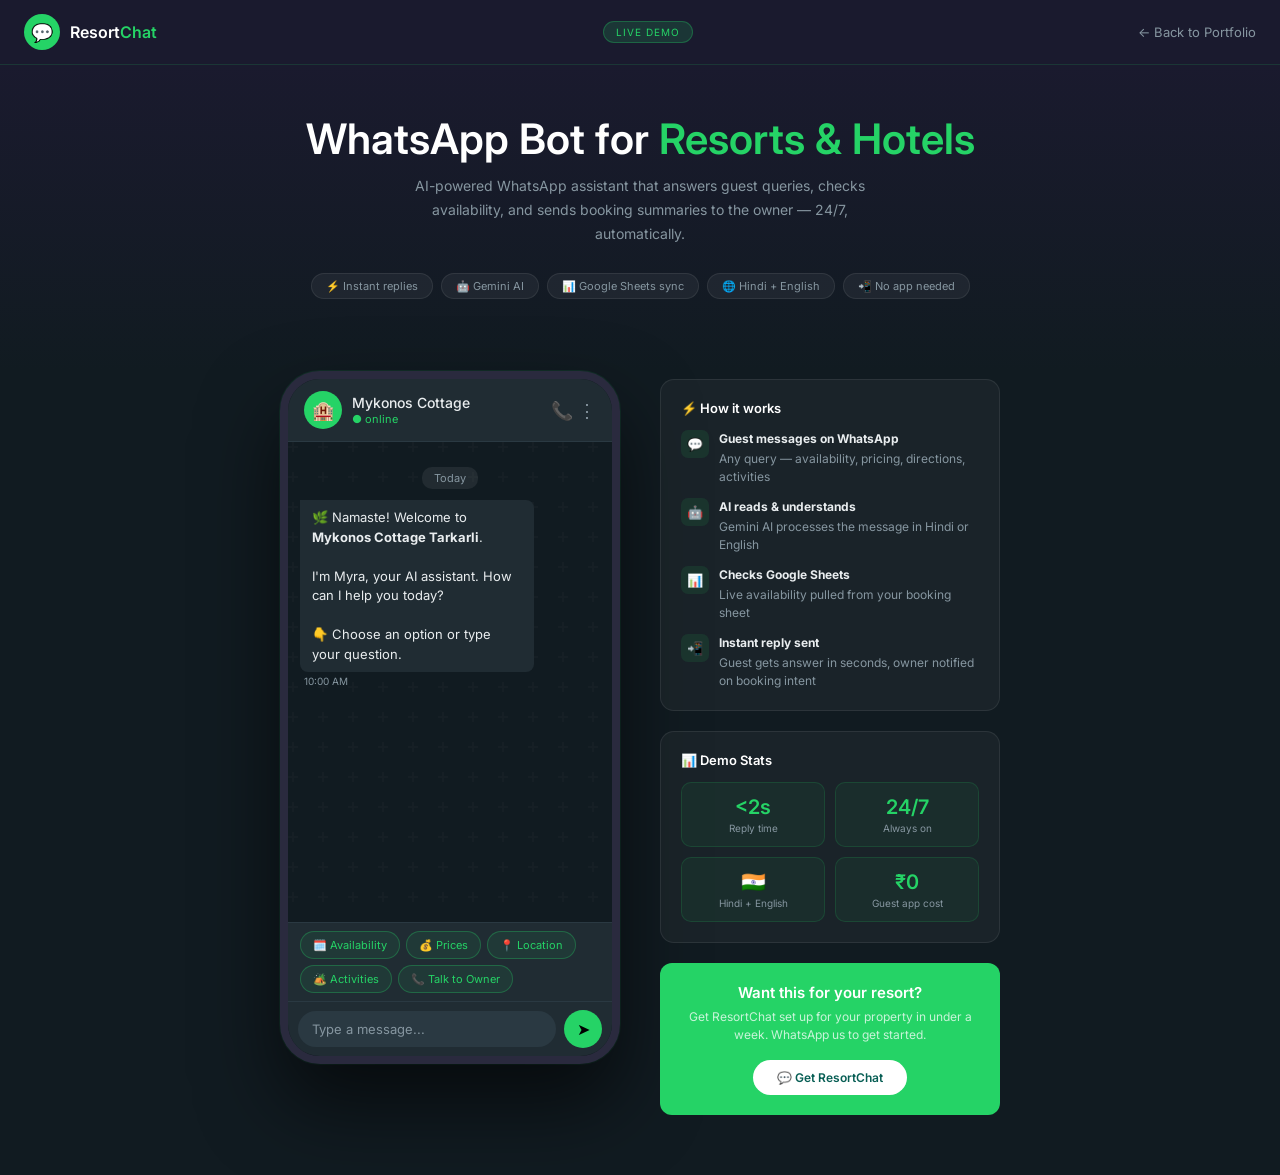
<file: Webstudio.store/bot.html>
<!DOCTYPE html>
<html lang="en">
<head>
<meta charset="UTF-8">
<meta name="viewport" content="width=device-width, initial-scale=1.0">
<title>ResortChat — WhatsApp Bot Demo</title>
<link href="https://fonts.googleapis.com/css2?family=Inter:wght@300;400;500;600&display=swap" rel="stylesheet">
<style>
*,*::before,*::after{box-sizing:border-box;margin:0;padding:0}
:root{
  --wa-dark:#111B21;
  --wa-panel:#202C33;
  --wa-msg:#005C4B;
  --wa-bubble:#202C33;
  --wa-green:#25D366;
  --wa-green2:#00A884;
  --wa-text:#E9EDEF;
  --wa-muted:#8696A0;
  --wa-border:#2A3942;
  --wa-input:#2A3942;
}
body{font-family:'Inter',sans-serif;background:var(--wa-dark);color:var(--wa-text);min-height:100vh;overflow-x:hidden}

/* TOP BAR */
.topbar{
  background:#1a1a2e;
  padding:14px 24px;
  display:flex;align-items:center;justify-content:space-between;
  border-bottom:1px solid rgba(37,211,102,0.15);
}
.topbar-brand{display:flex;align-items:center;gap:10px}
.topbar-logo{
  width:36px;height:36px;background:var(--wa-green);border-radius:50%;
  display:flex;align-items:center;justify-content:center;font-size:18px;
}
.topbar-name{font-size:16px;font-weight:600;color:#fff}
.topbar-name span{color:var(--wa-green)}
.topbar-badge{
  font-size:10px;letter-spacing:.1em;text-transform:uppercase;
  background:rgba(37,211,102,0.15);color:var(--wa-green);
  padding:4px 12px;border-radius:50px;border:1px solid rgba(37,211,102,0.3);
}
.back-btn{
  display:inline-flex;align-items:center;gap:6px;
  color:var(--wa-muted);font-size:13px;text-decoration:none;
  transition:color .2s;
}
.back-btn:hover{color:var(--wa-green)}

/* HERO */
.hero{
  text-align:center;padding:48px 24px 32px;
  background:linear-gradient(180deg,#1a1a2e 0%,var(--wa-dark) 100%);
}
.hero h1{
  font-size:clamp(24px,5vw,42px);font-weight:600;
  color:#fff;margin-bottom:10px;
}
.hero h1 span{color:var(--wa-green)}
.hero p{font-size:14px;color:var(--wa-muted);max-width:480px;margin:0 auto 28px;line-height:1.7}
.hero-chips{display:flex;gap:8px;justify-content:center;flex-wrap:wrap;margin-bottom:40px}
.chip{
  font-size:11px;color:var(--wa-muted);
  background:rgba(255,255,255,0.05);
  border:1px solid rgba(255,255,255,0.08);
  padding:5px 14px;border-radius:50px;
}

/* PHONE FRAME */
.demo-wrap{
  display:flex;justify-content:center;align-items:flex-start;
  gap:40px;padding:0 24px 60px;flex-wrap:wrap;
}
.phone{
  width:340px;flex-shrink:0;
  background:var(--wa-dark);
  border-radius:40px;
  border:8px solid #2a2a3e;
  box-shadow:0 40px 80px rgba(0,0,0,0.6),0 0 0 1px rgba(37,211,102,0.1);
  overflow:hidden;
}

/* WA HEADER */
.wa-header{
  background:var(--wa-panel);
  padding:12px 16px;
  display:flex;align-items:center;gap:10px;
  border-bottom:1px solid var(--wa-border);
}
.wa-avatar{
  width:38px;height:38px;border-radius:50%;
  background:var(--wa-green);
  display:flex;align-items:center;justify-content:center;
  font-size:18px;flex-shrink:0;
}
.wa-contact-name{font-size:14px;font-weight:500;color:var(--wa-text)}
.wa-status{font-size:11px;color:var(--wa-green);margin-top:1px}
.wa-actions{margin-left:auto;display:flex;gap:16px;color:var(--wa-muted);font-size:18px}

/* CHAT AREA */
.wa-chat{
  background:var(--wa-dark);
  height:480px;
  overflow-y:auto;
  padding:16px 12px;
  display:flex;flex-direction:column;gap:6px;
  background-image:url("data:image/svg+xml,%3Csvg width='60' height='60' viewBox='0 0 60 60' xmlns='http://www.w3.org/2000/svg'%3E%3Cg fill='none' fill-rule='evenodd'%3E%3Cg fill='%23ffffff' fill-opacity='0.02'%3E%3Cpath d='M36 34v-4h-2v4h-4v2h4v4h2v-4h4v-2h-4zm0-30V0h-2v4h-4v2h4v4h2V6h4V4h-4zM6 34v-4H4v4H0v2h4v4h2v-4h4v-2H6zM6 4V0H4v4H0v2h4v4h2V6h4V4H6z'/%3E%3C/g%3E%3C/g%3E%3C/svg%3E");
}
.wa-chat::-webkit-scrollbar{width:3px}
.wa-chat::-webkit-scrollbar-thumb{background:var(--wa-border);border-radius:2px}

.date-chip{
  text-align:center;margin:8px 0;
}
.date-chip span{
  font-size:11px;color:var(--wa-muted);
  background:rgba(255,255,255,0.07);
  padding:4px 12px;border-radius:10px;
}

.msg{
  display:flex;flex-direction:column;
  max-width:78%;animation:msgIn .3s ease both;
}
@keyframes msgIn{from{opacity:0;transform:translateY(8px)}to{opacity:1;transform:translateY(0)}}
.msg.guest{align-self:flex-end}
.msg.bot{align-self:flex-start}

.msg-bubble{
  padding:8px 12px;border-radius:8px;
  font-size:13px;line-height:1.5;position:relative;
}
.msg.guest .msg-bubble{
  background:var(--wa-msg);color:var(--wa-text);
  border-radius:8px 0px 8px 8px;
}
.msg.bot .msg-bubble{
  background:var(--wa-panel);color:var(--wa-text);
  border-radius:0px 8px 8px 8px;
}
.msg-time{font-size:10px;color:var(--wa-muted);margin-top:3px;padding:0 4px}
.msg.guest .msg-time{text-align:right}
.msg-tick{color:var(--wa-green2);margin-left:4px}

.typing-indicator{
  align-self:flex-start;
  background:var(--wa-panel);
  padding:10px 16px;border-radius:0 8px 8px 8px;
  display:none;align-items:center;gap:4px;
}
.typing-indicator.show{display:flex}
.typing-dot{
  width:6px;height:6px;border-radius:50%;
  background:var(--wa-muted);
  animation:typingBounce .8s ease-in-out infinite;
}
.typing-dot:nth-child(2){animation-delay:.15s}
.typing-dot:nth-child(3){animation-delay:.3s}
@keyframes typingBounce{0%,80%,100%{transform:translateY(0)}40%{transform:translateY(-6px)}}

/* QUICK REPLIES */
.quick-replies{
  display:flex;gap:6px;flex-wrap:wrap;
  padding:8px 12px;border-top:1px solid var(--wa-border);
  background:var(--wa-panel);
}
.qr-btn{
  font-size:11px;color:var(--wa-green);
  border:1px solid rgba(37,211,102,0.3);
  background:rgba(37,211,102,0.08);
  padding:6px 12px;border-radius:50px;cursor:pointer;
  transition:all .2s;font-family:'Inter',sans-serif;
  white-space:nowrap;
}
.qr-btn:hover{background:rgba(37,211,102,0.2);border-color:var(--wa-green)}
.qr-btn:disabled{opacity:0.4;cursor:not-allowed}

/* INPUT */
.wa-input-row{
  display:flex;align-items:center;gap:8px;
  padding:8px 10px;background:var(--wa-panel);
  border-top:1px solid var(--wa-border);
}
.wa-input{
  flex:1;background:var(--wa-input);border:none;outline:none;
  padding:10px 14px;border-radius:22px;
  font-size:13px;color:var(--wa-text);font-family:'Inter',sans-serif;
}
.wa-input::placeholder{color:var(--wa-muted)}
.wa-send{
  width:38px;height:38px;border-radius:50%;
  background:var(--wa-green);border:none;cursor:pointer;
  display:flex;align-items:center;justify-content:center;
  font-size:16px;transition:all .2s;flex-shrink:0;
}
.wa-send:hover{background:var(--wa-green2)}

/* INFO PANEL */
.info-panel{
  max-width:340px;display:flex;flex-direction:column;gap:20px;
  padding-top:8px;
}
.info-card{
  background:rgba(255,255,255,0.04);
  border:1px solid rgba(255,255,255,0.08);
  border-radius:14px;padding:20px;
}
.info-card h3{
  font-size:13px;font-weight:600;color:#fff;
  margin-bottom:14px;display:flex;align-items:center;gap:8px;
}
.feature-row{
  display:flex;align-items:flex-start;gap:10px;
  margin-bottom:12px;
}
.feature-row:last-child{margin-bottom:0}
.f-icon{
  width:28px;height:28px;border-radius:7px;
  background:rgba(37,211,102,0.1);
  display:flex;align-items:center;justify-content:center;
  font-size:13px;flex-shrink:0;
}
.f-text{font-size:12px;color:var(--wa-muted);line-height:1.5}
.f-text strong{color:var(--wa-text);display:block;margin-bottom:2px;font-size:12px}

.stat-row{display:grid;grid-template-columns:1fr 1fr;gap:10px}
.stat-box{
  background:rgba(37,211,102,0.06);border:1px solid rgba(37,211,102,0.15);
  border-radius:10px;padding:12px;text-align:center;
}
.stat-num{font-size:20px;font-weight:600;color:var(--wa-green)}
.stat-label{font-size:10px;color:var(--wa-muted);margin-top:3px}

.cta-box{
  background:var(--wa-green);border-radius:12px;
  padding:20px;text-align:center;
}
.cta-box h3{font-size:15px;font-weight:600;color:#fff;margin-bottom:6px}
.cta-box p{font-size:12px;color:rgba(255,255,255,0.75);margin-bottom:16px;line-height:1.5}
.cta-box a{
  display:inline-block;background:#fff;color:#075e54;
  font-size:12px;font-weight:600;padding:10px 24px;border-radius:50px;
  text-decoration:none;transition:all .2s;
}
.cta-box a:hover{background:#e8f5e9}

@media(max-width:768px){
  .demo-wrap{gap:24px}
  .info-panel{max-width:100%}
  .phone{width:100%;max-width:340px}
}
</style>
</head>
<body>

<div class="topbar">
  <div class="topbar-brand">
    <div class="topbar-logo">💬</div>
    <div>
      <div class="topbar-name">Resort<span>Chat</span></div>
    </div>
  </div>
  <div class="topbar-badge">Live Demo</div>
  <a href="products.html" class="back-btn">← Back to Portfolio</a>
</div>

<div class="hero">
  <h1>WhatsApp Bot for <span>Resorts & Hotels</span></h1>
  <p>AI-powered WhatsApp assistant that answers guest queries, checks availability, and sends booking summaries to the owner — 24/7, automatically.</p>
  <div class="hero-chips">
    <span class="chip">⚡ Instant replies</span>
    <span class="chip">🤖 Gemini AI</span>
    <span class="chip">📊 Google Sheets sync</span>
    <span class="chip">🌐 Hindi + English</span>
    <span class="chip">📲 No app needed</span>
  </div>
</div>

<div class="demo-wrap">

  <!-- PHONE -->
  <div class="phone">
    <div class="wa-header">
      <div class="wa-avatar">🏨</div>
      <div>
        <div class="wa-contact-name">Mykonos Cottage</div>
        <div class="wa-status">● online</div>
      </div>
      <div class="wa-actions">📞 ⋮</div>
    </div>

    <div class="wa-chat" id="chat">
      <div class="date-chip"><span>Today</span></div>

      <div class="msg bot">
        <div class="msg-bubble">🌿 Namaste! Welcome to <strong>Mykonos Cottage Tarkarli</strong>.<br><br>I'm Myra, your AI assistant. How can I help you today?<br><br>👇 Choose an option or type your question.</div>
        <div class="msg-time">10:00 AM</div>
      </div>

      <div class="typing-indicator" id="typing">
        <div class="typing-dot"></div>
        <div class="typing-dot"></div>
        <div class="typing-dot"></div>
      </div>
    </div>

    <div class="quick-replies" id="quickReplies">
      <button class="qr-btn" onclick="sendQuick('🗓️ Check Availability')">🗓️ Availability</button>
      <button class="qr-btn" onclick="sendQuick('💰 Room Prices')">💰 Prices</button>
      <button class="qr-btn" onclick="sendQuick('📍 Location & Directions')">📍 Location</button>
      <button class="qr-btn" onclick="sendQuick('🏕️ Activities')">🏕️ Activities</button>
      <button class="qr-btn" onclick="sendQuick('📞 Talk to Owner')">📞 Talk to Owner</button>
    </div>

    <div class="wa-input-row">
      <input class="wa-input" id="userInput" placeholder="Type a message..." onkeydown="if(event.key==='Enter')sendMessage()">
      <button class="wa-send" onclick="sendMessage()">➤</button>
    </div>
  </div>

  <!-- INFO PANEL -->
  <div class="info-panel">
    <div class="info-card">
      <h3>⚡ How it works</h3>
      <div class="feature-row">
        <div class="f-icon">💬</div>
        <div class="f-text"><strong>Guest messages on WhatsApp</strong>Any query — availability, pricing, directions, activities</div>
      </div>
      <div class="feature-row">
        <div class="f-icon">🤖</div>
        <div class="f-text"><strong>AI reads & understands</strong>Gemini AI processes the message in Hindi or English</div>
      </div>
      <div class="feature-row">
        <div class="f-icon">📊</div>
        <div class="f-text"><strong>Checks Google Sheets</strong>Live availability pulled from your booking sheet</div>
      </div>
      <div class="feature-row">
        <div class="f-icon">📲</div>
        <div class="f-text"><strong>Instant reply sent</strong>Guest gets answer in seconds, owner notified on booking intent</div>
      </div>
    </div>

    <div class="info-card">
      <h3>📊 Demo Stats</h3>
      <div class="stat-row">
        <div class="stat-box"><div class="stat-num">&lt;2s</div><div class="stat-label">Reply time</div></div>
        <div class="stat-box"><div class="stat-num">24/7</div><div class="stat-label">Always on</div></div>
        <div class="stat-box"><div class="stat-num">🇮🇳</div><div class="stat-label">Hindi + English</div></div>
        <div class="stat-box"><div class="stat-num">₹0</div><div class="stat-label">Guest app cost</div></div>
      </div>
    </div>

    <div class="cta-box">
      <h3>Want this for your resort?</h3>
      <p>Get ResortChat set up for your property in under a week. WhatsApp us to get started.</p>
      <a href="https://wa.me/918378991750?text=Hi! I want ResortChat WhatsApp bot for my resort." target="_blank">💬 Get ResortChat</a>
    </div>
  </div>

</div>

<script>
const replies = {
  '🗓️ Check Availability': [
    "Sure! 📅 Which dates are you planning to visit?\n\nPlease share your *check-in* and *check-out* dates.",
    "Checking availability for those dates... ⏳",
    "✅ Great news! We have availability for your dates.\n\n🏡 *River View Cottage* — ₹6,999/night\n🌿 *Jungle Nest* — ₹5,499/night\n👨‍👩‍👧 *Family Villa* — ₹9,999/night\n\nShall I hold a cottage for you?"
  ],
  '💰 Room Prices': [
    "Here are our cottage rates 🏡\n\n🌊 *River View Cottage* — ₹6,999/night\n🌿 *Jungle Nest* — ₹5,499/night\n👨‍👩‍👧 *Family Riverside Villa* — ₹9,999/night\n🌱 *Mangrove Hideaway* — ₹4,999/night\n🌳 *Treetop Studio* — ₹4,499/night\n\n✅ Breakfast included\n✅ All cottages have AC & hot water\n\nWant to check availability for specific dates?"
  ],
  '📍 Location & Directions': [
    "📍 *Mykonos Cottage Tarkarli*\nDevbag, Tarkarli, Sindhudurg\nMaharashtra — 416812\n\n🚗 *From Mumbai:* ~6.5 hrs via NH66\n🚂 *Nearest Railway:* Kudal (30 mins)\n✈️ *Nearest Airport:* Goa (3 hrs)\n\n👉 Google Maps: https://maps.google.com\n\nOur team will send exact coordinates once you book! 🗺️"
  ],
  '🏕️ Activities': [
    "Here's what's waiting for you at Mykonos 🌊\n\n🚣 Sunrise Kayaking on Karli River\n🎣 River Fishing with local guides\n🌿 Nature & Bird Watching Walks\n🔥 Riverside Campfire Nights\n🏖️ Tarkarli Beach — 10 mins away\n🤿 Scuba Diving at Malvan\n\n*All activities can be arranged on request!*\n\nShall I check dates for you? 📅"
  ],
  '📞 Talk to Owner': [
    "Sure! Connecting you to our team 👋\n\n📞 *Call/WhatsApp:* +91 98765 43210\n⏰ Available: 8 AM – 10 PM daily\n\nOr I can take your number and have them call you back! What works best?"
  ]
};

const defaultReplies = [
  "Thanks for your message! 😊\n\nI can help you with:\n• Availability & Booking\n• Room prices\n• Location & directions\n• Activities at Mykonos\n\nOr type your question directly!",
  "Namaste! 🙏 I didn't quite catch that.\n\nTry asking:\n*\"Is room available on 15th Dec?\"*\n*\"What are the prices?\"*\n*\"How to reach Tarkarli?\"*",
  "Let me connect you with our team for that! 📞\n\nWhatsApp us directly: *+91 98765 43210*\nWe reply within minutes! ⚡"
];

let msgCount = 0;
const now = () => {
  const d = new Date();
  return d.getHours().toString().padStart(2,'0') + ':' + d.getMinutes().toString().padStart(2,'0');
};

function addMsg(text, type, delay=0) {
  return new Promise(resolve => {
    setTimeout(() => {
      const chat = document.getElementById('chat');
      const typing = document.getElementById('typing');
      
      if(type === 'bot') {
        typing.classList.add('show');
        chat.appendChild(typing);
        chat.scrollTop = chat.scrollHeight;
        
        setTimeout(() => {
          typing.classList.remove('show');
          const msg = document.createElement('div');
          msg.className = `msg ${type}`;
          msg.innerHTML = `<div class="msg-bubble">${text.replace(/\n/g,'<br>').replace(/\*(.*?)\*/g,'<strong>$1</strong>')}</div><div class="msg-time">${now()}</div>`;
          chat.insertBefore(msg, typing);
          chat.scrollTop = chat.scrollHeight;
          resolve();
        }, 1200);
      } else {
        const msg = document.createElement('div');
        msg.className = `msg ${type}`;
        msg.innerHTML = `<div class="msg-bubble">${text.replace(/\n/g,'<br>')}</div><div class="msg-time">${now()} <span class="msg-tick">✓✓</span></div>`;
        chat.insertBefore(msg, typing);
        chat.scrollTop = chat.scrollHeight;
        resolve();
      }
    }, delay);
  });
}

async function sendQuick(text) {
  document.querySelectorAll('.qr-btn').forEach(b => b.disabled = true);
  await addMsg(text, 'guest');
  
  const replySet = replies[text];
  if(replySet) {
    for(let i=0; i<replySet.length; i++) {
      await addMsg(replySet[i], 'bot', i===0 ? 400 : 800);
    }
  }
  
  setTimeout(() => {
    document.querySelectorAll('.qr-btn').forEach(b => b.disabled = false);
  }, 1000);
}

async function sendMessage() {
  const input = document.getElementById('userInput');
  const text = input.value.trim();
  if(!text) return;
  input.value = '';
  
  await addMsg(text, 'guest');
  const reply = defaultReplies[msgCount % defaultReplies.length];
  msgCount++;
  await addMsg(reply, 'bot', 400);
}
</script>
</body>
</html>
</file>
<file: css/Style.css>
*, *::before, *::after { box-sizing: border-box; margin: 0; padding: 0; }

  :root {
    --ink: #0f0e0c;
    --paper: #faf8f3;
    --cream: #f0ece0;
    --gold: #c9a84c;
    --gold-light: #e8d49a;
    --muted: #7a7468;
    --border: #ddd9ce;
  }

  body {
    font-family: 'DM Sans', sans-serif;
    background: var(--paper);
    color: var(--ink);
    min-height: 100vh;
  }

  /* HERO */
  .hero {
    padding: 72px 32px 56px;
    text-align: center;
    border-bottom: 1px solid var(--border);
    position: relative;
    overflow: hidden;
  }
  .hero::before {
    content: '';
    position: absolute;
    top: -60px; left: 50%;
    transform: translateX(-50%);
    width: 400px; height: 400px;
    background: radial-gradient(circle, #e8d49a33 0%, transparent 70%);
    pointer-events: none;
  }
  .badge {
    display: inline-block;
    font-size: 11px;
    font-weight: 500;
    letter-spacing: .12em;
    text-transform: uppercase;
    color: var(--gold);
    border: 1px solid var(--gold-light);
    padding: 5px 16px;
    border-radius: 100px;
    margin-bottom: 24px;
  }
  .hero h1 {
    font-family: 'Playfair Display', serif;
    font-size: clamp(36px, 8vw, 64px);
    font-weight: 900;
    line-height: 1.08;
    letter-spacing: -.02em;
    margin-bottom: 18px;
  }
  .hero h1 em { font-style: italic; color: var(--gold); }
  .hero p {
    font-size: 16px;
    color: var(--muted);
    max-width: 460px;
    margin: 0 auto 32px;
    line-height: 1.7;
    font-weight: 300;
  }
  .hero-cta {
    display: inline-flex;
    align-items: center;
    gap: 8px;
    background: var(--ink);
    color: var(--paper);
    font-size: 14px;
    font-weight: 500;
    padding: 13px 28px;
    border-radius: 100px;
    text-decoration: none;
    transition: transform .2s, box-shadow .2s;
  }
  .hero-cta:hover { transform: translateY(-2px); box-shadow: 0 8px 24px #0f0e0c22; }

  /* TRUST STRIP */
  .trust-strip {
    display: flex;
    justify-content: center;
    gap: 40px;
    padding: 24px 32px;
    border-bottom: 1px solid var(--border);
    flex-wrap: wrap;
  }
  .trust-item {
    display: flex;
    align-items: center;
    gap: 8px;
    font-size: 13px;
    color: var(--muted);
    font-weight: 400;
  }
  .trust-item span.dot {
    width: 6px; height: 6px;
    border-radius: 50%;
    background: var(--gold);
    flex-shrink: 0;
  }

  /* PACKAGES */
  .packages {
    padding: 64px 24px;
    max-width: 960px;
    margin: 0 auto;
  }
  .section-label {
    text-align: center;
    font-size: 11px;
    letter-spacing: .14em;
    text-transform: uppercase;
    color: var(--gold);
    font-weight: 500;
    margin-bottom: 12px;
  }
  .section-title {
    font-family: 'Playfair Display', serif;
    font-size: clamp(26px, 5vw, 38px);
    text-align: center;
    font-weight: 700;
    margin-bottom: 8px;
    letter-spacing: -.01em;
  }
  .section-sub {
    text-align: center;
    color: var(--muted);
    font-size: 15px;
    margin-bottom: 48px;
    font-weight: 300;
  }

  .cards {
    display: grid;
    grid-template-columns: repeat(auto-fit, minmax(260px, 1fr));
    gap: 20px;
    align-items: start;
  }

  .card {
    background: white;
    border: 1px solid var(--border);
    border-radius: 16px;
    overflow: hidden;
    transition: transform .25s, box-shadow .25s;
  }
  .card:hover { transform: translateY(-4px); box-shadow: 0 16px 48px #0f0e0c12; }

  .card.featured {
    border: 2px solid var(--gold);
    position: relative;
  }
  .card.featured::before {
    content: 'Most Popular';
    position: absolute;
    top: 16px; right: 16px;
    background: var(--gold);
    color: white;
    font-size: 10px;
    font-weight: 500;
    letter-spacing: .08em;
    text-transform: uppercase;
    padding: 4px 10px;
    border-radius: 100px;
  }

  .card-header {
    padding: 28px 28px 20px;
    border-bottom: 1px solid var(--border);
  }
  .card-tier {
    font-size: 11px;
    letter-spacing: .1em;
    text-transform: uppercase;
    color: var(--muted);
    font-weight: 500;
    margin-bottom: 8px;
  }
  .card-name {
    font-family: 'Playfair Display', serif;
    font-size: 22px;
    font-weight: 700;
    margin-bottom: 12px;
  }
  .card-price { display: flex; align-items: baseline; gap: 4px; }
  .price-symbol { font-size: 18px; font-weight: 500; color: var(--gold); }
  .price-range { font-size: 22px; font-weight: 700; color: var(--ink); }
  .price-note { font-size: 12px; color: var(--muted); margin-top: 4px; }

  .card-body { padding: 24px 28px; }
  .feature-list { list-style: none; display: flex; flex-direction: column; gap: 10px; }
  .feature-list li {
    display: flex;
    align-items: flex-start;
    gap: 10px;
    font-size: 13.5px;
    color: #3a3830;
    line-height: 1.5;
  }
  .feature-list li .check {
    width: 16px; height: 16px;
    border-radius: 50%;
    background: #f0ece0;
    display: flex; align-items: center; justify-content: center;
    flex-shrink: 0;
    margin-top: 1px;
    font-size: 9px;
    color: var(--gold);
    font-weight: 700;
  }
  .card.featured .feature-list li .check { background: #fdf5e0; }

  .card-footer { padding: 0 28px 28px; }
  .card-btn {
    display: block;
    width: 100%;
    padding: 13px;
    border-radius: 10px;
    font-size: 14px;
    font-weight: 500;
    text-align: center;
    cursor: pointer;
    border: 1.5px solid var(--ink);
    background: transparent;
    color: var(--ink);
    transition: all .2s;
    font-family: 'DM Sans', sans-serif;
  }
  .card-btn:hover { background: var(--ink); color: white; }
  .card.featured .card-btn { background: var(--ink); color: white; border-color: var(--ink); }
  .card.featured .card-btn:hover { background: #2a2820; }

 /* 4-column grid for packages */
@media (min-width: 900px) {
  .cards { grid-template-columns: repeat(4, 1fr); }
}
.tag-row {
  display: flex; flex-wrap: wrap; gap: 6px; margin: 6px 0 14px;
}
.stack-tag {
  font-size: 10px; font-weight: 500; letter-spacing: .07em;
  text-transform: uppercase; padding: 3px 9px;
  border-radius: 100px; background: var(--cream); color: var(--muted);
}
.timeline-note {
  font-size: 12px; color: var(--muted); margin-top: 10px;
  display: flex; align-items: center; gap: 6px;
}
 
  /* PORTFOLIO */
  .portfolio {
    padding: 64px 24px;
    border-top: 1px solid var(--border);
    border-bottom: 1px solid var(--border);
    background: white;
  }
  .portfolio-inner { max-width: 960px; margin: 0 auto; }
  .portfolio-grid {
    display: grid;
    grid-template-columns: repeat(auto-fit, minmax(260px, 1fr));
    gap: 20px;
    margin-top: 36px;
  }
  .portfolio-card {
    border: 1px solid var(--border);
    border-radius: 16px;
    overflow: hidden;
    background: var(--paper);
    text-decoration: none;
    color: inherit;
    display: block;
    transition: transform .25s, box-shadow .25s;
  }
  .portfolio-card:hover { transform: translateY(-4px); box-shadow: 0 16px 48px #0f0e0c12; }
  .portfolio-thumb {
    height: 160px;
    display: flex;
    align-items: center;
    justify-content: center;
    padding: 20px;
  }
  .portfolio-mockup {
    background: rgba(255,255,255,0.12);
    border-radius: 8px;
    padding: 12px 14px;
    width: 100%;
    max-width: 220px;
  }
  .mock-bar { display: flex; gap: 4px; margin-bottom: 10px; }
  .mock-bar span { width: 6px; height: 6px; border-radius: 50%; background: rgba(255,255,255,0.4); }
  .mock-line { height: 6px; border-radius: 3px; background: rgba(255,255,255,0.35); margin-bottom: 6px; }
  .mock-line.wide { width: 100%; }
  .mock-line.medium { width: 70%; }
  .mock-line.short { width: 45%; }
  .mock-blocks { display: grid; grid-template-columns: 1fr 1fr; gap: 6px; margin-top: 10px; }
  .mock-block { height: 32px; border-radius: 4px; background: rgba(255,255,255,0.2); }
  .portfolio-info { padding: 20px 22px 22px; }
  .portfolio-tag {
    font-size: 10px;
    letter-spacing: .1em;
    text-transform: uppercase;
    color: var(--gold);
    font-weight: 500;
    margin-bottom: 6px;
  }
  .portfolio-name { font-family: 'Playfair Display', serif; font-size: 17px; font-weight: 700; margin-bottom: 6px; color: var(--ink); }
  .portfolio-desc { font-size: 12.5px; color: var(--muted); line-height: 1.6; margin-bottom: 12px; }
  .portfolio-link { font-size: 13px; font-weight: 500; color: var(--ink); }
  .portfolio-card:hover .portfolio-link { color: var(--gold); }

  /* GRID */
  .portfolio-section {
    padding: 40px 24px 80px;
    max-width: 1100px;
    margin: 0 auto;
  }
  .portfolio-grid {
    display: grid;
    grid-template-columns: repeat(auto-fill, minmax(300px, 1fr));
    gap: 24px;
  }

  .p-card {
    border: 1px solid var(--border);
    border-radius: 18px;
    overflow: hidden;
    background: white;
    text-decoration: none;
    color: inherit;
    display: block;
    transition: transform .25s, box-shadow .25s;
  }
  .p-card:hover { transform: translateY(-5px); box-shadow: 0 20px 56px #0f0e0c14; }
  .p-card.hidden { display: none; }

  .p-thumb {
    height: 190px;
    display: flex;
    align-items: center;
    justify-content: center;
    padding: 24px;
    position: relative;
    overflow: hidden;
  }
  .p-thumb::after {
    content: '';
    position: absolute;
    inset: 0;
    background: linear-gradient(to bottom, transparent 60%, rgba(0,0,0,0.15) 100%);
  }

  /* Browser mockup inside thumb */
  .browser {
    width: 100%;
    max-width: 260px;
    background: rgba(255,255,255,0.14);
    border-radius: 10px;
    overflow: hidden;
    position: relative;
    z-index: 1;
  }
  .browser-bar {
    background: rgba(255,255,255,0.2);
    padding: 8px 12px;
    display: flex;
    align-items: center;
    gap: 6px;
  }
  .b-dot { width: 7px; height: 7px; border-radius: 50%; background: rgba(255,255,255,0.5); }
  .browser-url {  
    flex: 1;
    background: rgba(255,255,255,0.15);
    border-radius: 4px;
    height: 14px;
    margin-left: 6px;
  }
  .browser-body { padding: 12px 14px; display: flex; flex-direction: column; gap: 7px; }
  .b-hero-block { height: 40px; background: rgba(255,255,255,0.2); border-radius: 5px; }
  .b-line { height: 6px; border-radius: 3px; background: rgba(255,255,255,0.28); }
  .b-grid { display: grid; grid-template-columns: 1fr 1fr; gap: 6px; margin-top: 4px; }
  .b-block { height: 28px; border-radius: 4px; background: rgba(255,255,255,0.18); }

  .p-info { padding: 20px 22px 22px; }
  .p-tags { display: flex; gap: 6px; flex-wrap: wrap; margin-bottom: 10px; }
  .p-tag {
    font-size: 10px;
    letter-spacing: .08em;
    text-transform: uppercase;
    font-weight: 500;
    padding: 3px 10px;
    border-radius: 100px;
    background: var(--cream);
    color: var(--muted);
  }
  .p-tag.gold { background: #fdf5e0; color: #a07c20; }
  .p-name { font-family: 'Playfair Display', serif; font-size: 18px; font-weight: 700; margin-bottom: 6px; color: var(--ink); }
  .p-desc { font-size: 13px; color: var(--muted); line-height: 1.6; margin-bottom: 14px; }

  .p-features { list-style: none; display: flex; flex-direction: column; gap: 5px; margin-bottom: 16px; }
  .p-features li {
    font-size: 12px;
    color: #3a3830;
    display: flex;
    align-items: center;
    gap: 7px;
  }
  .p-features li::before {
    content: '';
    width: 4px; height: 4px;
    border-radius: 50%;
    background: var(--gold);
    flex-shrink: 0;
  }

  .p-footer { display: flex; align-items: center; justify-content: space-between; border-top: 1px solid var(--border); padding-top: 14px; }
  .p-package {
    font-size: 11px;
    font-weight: 500;
    letter-spacing: .08em;
    text-transform: uppercase;
    color: var(--gold);
  }
  .p-link {
    font-size: 12px;
    font-weight: 500;
    color: var(--ink);
    display: flex;
    align-items: center;
    gap: 4px;
  }
  .p-card:hover .p-link { color: var(--gold); }



  /* VIEW ALL BUTTON */
  .portfolio-footer {
    text-align: center;
    margin-top: 40px;
  }
  .view-all-btn {
    display: inline-flex;
    align-items: center;
    gap: 10px;
    border: 1.5px solid var(--ink);
    background: transparent;
    color: var(--ink);
    font-family: 'DM Sans', sans-serif;
    font-size: 14px;
    font-weight: 500;
    padding: 13px 32px;
    border-radius: 100px;
    text-decoration: none;
    cursor: pointer;
    transition: all .2s;
  }
  .view-all-btn:hover { background: var(--ink); color: white; }
  .view-all-btn svg { width: 14px; height: 14px; transition: transform .2s; }
  .view-all-btn:hover svg { transform: translateX(3px); }

  /* ADDONS */
  .addons {
    background: var(--cream);
    padding: 56px 24px;
    border-top: 1px solid var(--border);
    border-bottom: 1px solid var(--border);
  }
  .addons-inner { max-width: 760px; margin: 0 auto; }
  .addon-grid {
    display: grid;
    grid-template-columns: repeat(auto-fit, minmax(200px, 1fr));
    gap: 14px;
    margin-top: 36px;
  }
  .addon-item {
    background: white;
    border: 1px solid var(--border);
    border-radius: 12px;
    padding: 18px 20px;
    display: flex;
    flex-direction: column;
    gap: 6px;
  }
  .addon-name { font-size: 14px; font-weight: 500; color: var(--ink); }
  .addon-desc { font-size: 12px; color: var(--muted); line-height: 1.5; }
  .addon-price { font-size: 15px; font-weight: 700; color: var(--gold); margin-top: 4px; }

  /* MAINTENANCE */
  .maintenance { padding: 56px 24px; max-width: 760px; margin: 0 auto; }
  .maint-cards {
    display: grid;
    grid-template-columns: repeat(auto-fit, minmax(200px, 1fr));
    gap: 16px;
    margin-top: 36px;
  }
  .maint-card {
    border: 1px solid var(--border);
    border-radius: 14px;
    padding: 24px 22px;
    background: white;
  }
  .maint-card h4 { font-family: 'Playfair Display', serif; font-size: 17px; font-weight: 700; margin-bottom: 6px; }
  .maint-price { font-size: 22px; font-weight: 700; color: var(--gold); margin-bottom: 12px; }
  .maint-list { list-style: none; display: flex; flex-direction: column; gap: 7px; }
  .maint-list li { font-size: 12.5px; color: var(--muted); display: flex; gap: 7px; align-items: flex-start; }
  .maint-list li::before { content: '—'; color: var(--gold-light); flex-shrink: 0; }

  /* PROCESS */
  .process { background: var(--ink); color: var(--paper); padding: 64px 24px; }
  .process-inner { max-width: 760px; margin: 0 auto; }
  .process .section-label { color: var(--gold-light); }
  .process .section-title { color: var(--paper); }
  .steps {
    display: grid;
    grid-template-columns: repeat(auto-fit, minmax(150px, 1fr));
    gap: 2px;
    margin-top: 40px;
  }
  .step { padding: 24px 20px; border: 1px solid #ffffff15; border-radius: 12px; }
  .step-num { font-family: 'Playfair Display', serif; font-size: 36px; font-weight: 900; color: #ffffff18; line-height: 1; margin-bottom: 10px; }
  .step-title { font-size: 14px; font-weight: 500; margin-bottom: 6px; }
  .step-desc { font-size: 12px; color: #ffffff70; line-height: 1.6; }

  /* WHY ME */
  .why { padding: 56px 24px; max-width: 760px; margin: 0 auto; text-align: center; }
  .why-grid {
    display: grid;
    grid-template-columns: repeat(auto-fit, minmax(160px, 1fr));
    gap: 16px;
    margin-top: 36px;
    text-align: left;
  }
  .why-item { padding: 20px; background: var(--cream); border-radius: 12px; }
  .why-icon { font-size: 22px; margin-bottom: 10px; }
  .why-title { font-size: 14px; font-weight: 500; margin-bottom: 5px; }
  .why-desc { font-size: 12.5px; color: var(--muted); line-height: 1.6; }

  /* CTA FOOTER */
  .cta-footer { background: var(--gold); padding: 56px 24px; text-align: center; }
  .cta-footer h2 {
    font-family: 'Playfair Display', serif;
    font-size: clamp(24px, 5vw, 36px);
    font-weight: 900;
    color: white;
    margin-bottom: 12px;
  }
  .cta-footer p { font-size: 15px; color: #ffffffcc; margin-bottom: 28px; font-weight: 300; }
  .cta-footer a {
    display: inline-block;
    background: white;
    color: var(--ink);
    font-size: 14px;
    font-weight: 500;
    padding: 14px 32px;
    border-radius: 100px;
    text-decoration: none;
    transition: transform .2s;
  }
  .cta-footer a:hover { transform: translateY(-2px); }

  /* ANIMATIONS */
  @keyframes fadeUp {
    from { opacity: 0; transform: translateY(20px); }
    to { opacity: 1; transform: translateY(0); }
  }
  .hero h1, .hero p, .badge { animation: fadeUp .6s ease both; }
  .hero p { animation-delay: .1s; }
  .hero-cta { animation: fadeUp .6s ease .2s both; }

.business-types {
  display: flex;
  flex-wrap: wrap;
  gap: 8px;
  margin-bottom: 2rem;
}

.btype {
  font-size: 13px;
  font-weight: 500;
  padding: 6px 14px;
  border-radius: 99px;
  border: 1px solid #e0e0e0;
  color: #555555;
  background-color: #f5f5f5;
  white-space: nowrap;
  cursor: default;
  transition: background-color 0.2s, border-color 0.2s, color 0.2s;
}

.btype:hover {
  background-color: #eaf3de;
  border-color: #97c459;
  color: #3b6d11;
}
</file>
<file: Webstudio.store/css/Style.css>
*, *::before, *::after { box-sizing: border-box; margin: 0; padding: 0; }

  :root {
    --ink: #0f0e0c;
    --paper: #faf8f3;
    --cream: #f0ece0;
    --gold: #c9a84c;
    --gold-light: #e8d49a;
    --muted: #7a7468;
    --border: #ddd9ce;
  }

  body {
    font-family: 'DM Sans', sans-serif;
    background: var(--paper);
    color: var(--ink);
    min-height: 100vh;
  }

  /* HERO */
  .hero {
    padding: 72px 32px 56px;
    text-align: center;
    border-bottom: 1px solid var(--border);
    position: relative;
    overflow: hidden;
  }
  .hero::before {
    content: '';
    position: absolute;
    top: -60px; left: 50%;
    transform: translateX(-50%);
    width: 400px; height: 400px;
    background: radial-gradient(circle, #e8d49a33 0%, transparent 70%);
    pointer-events: none;
  }
  .badge {
    display: inline-block;
    font-size: 11px;
    font-weight: 500;
    letter-spacing: .12em;
    text-transform: uppercase;
    color: var(--gold);
    border: 1px solid var(--gold-light);
    padding: 5px 16px;
    border-radius: 100px;
    margin-bottom: 24px;
  }
  .hero h1 {
    font-family: 'Playfair Display', serif;
    font-size: clamp(36px, 8vw, 64px);
    font-weight: 900;
    line-height: 1.08;
    letter-spacing: -.02em;
    margin-bottom: 18px;
  }
  .hero h1 em { font-style: italic; color: var(--gold); }
  .hero p {
    font-size: 16px;
    color: var(--muted);
    max-width: 460px;
    margin: 0 auto 32px;
    line-height: 1.7;
    font-weight: 300;
  }
  .hero-cta {
    display: inline-flex;
    align-items: center;
    gap: 8px;
    background: var(--ink);
    color: var(--paper);
    font-size: 14px;
    font-weight: 500;
    padding: 13px 28px;
    border-radius: 100px;
    text-decoration: none;
    transition: transform .2s, box-shadow .2s;
  }
  .hero-cta:hover { transform: translateY(-2px); box-shadow: 0 8px 24px #0f0e0c22; }

  /* TRUST STRIP */
  .trust-strip {
    display: flex;
    justify-content: center;
    gap: 40px;
    padding: 24px 32px;
    border-bottom: 1px solid var(--border);
    flex-wrap: wrap;
  }
  .trust-item {
    display: flex;
    align-items: center;
    gap: 8px;
    font-size: 13px;
    color: var(--muted);
    font-weight: 400;
  }
  .trust-item span.dot {
    width: 6px; height: 6px;
    border-radius: 50%;
    background: var(--gold);
    flex-shrink: 0;
  }

  /* PACKAGES */
  .packages {
    padding: 64px 24px;
    max-width: 960px;
    margin: 0 auto;
  }
  .section-label {
    text-align: center;
    font-size: 11px;
    letter-spacing: .14em;
    text-transform: uppercase;
    color: var(--gold);
    font-weight: 500;
    margin-bottom: 12px;
  }
  .section-title {
    font-family: 'Playfair Display', serif;
    font-size: clamp(26px, 5vw, 38px);
    text-align: center;
    font-weight: 700;
    margin-bottom: 8px;
    letter-spacing: -.01em;
  }
  .section-sub {
    text-align: center;
    color: var(--muted);
    font-size: 15px;
    margin-bottom: 48px;
    font-weight: 300;
  }

  .cards {
    display: grid;
    grid-template-columns: repeat(auto-fit, minmax(260px, 1fr));
    gap: 20px;
    align-items: start;
  }

  .card {
    background: white;
    border: 1px solid var(--border);
    border-radius: 16px;
    overflow: hidden;
    transition: transform .25s, box-shadow .25s;
  }
  .card:hover { transform: translateY(-4px); box-shadow: 0 16px 48px #0f0e0c12; }

  .card.featured {
    border: 2px solid var(--gold);
    position: relative;
  }
  .card.featured::before {
    content: 'Most Popular';
    position: absolute;
    top: 16px; right: 16px;
    background: var(--gold);
    color: white;
    font-size: 10px;
    font-weight: 500;
    letter-spacing: .08em;
    text-transform: uppercase;
    padding: 4px 10px;
    border-radius: 100px;
  }

  .card-header {
    padding: 28px 28px 20px;
    border-bottom: 1px solid var(--border);
  }
  .card-tier {
    font-size: 11px;
    letter-spacing: .1em;
    text-transform: uppercase;
    color: var(--muted);
    font-weight: 500;
    margin-bottom: 8px;
  }
  .card-name {
    font-family: 'Playfair Display', serif;
    font-size: 22px;
    font-weight: 700;
    margin-bottom: 12px;
  }
  .card-price { display: flex; align-items: baseline; gap: 4px; }
  .price-symbol { font-size: 18px; font-weight: 500; color: var(--gold); }
  .price-range { font-size: 22px; font-weight: 700; color: var(--ink); }
  .price-note { font-size: 12px; color: var(--muted); margin-top: 4px; }

  .card-body { padding: 24px 28px; }
  .feature-list { list-style: none; display: flex; flex-direction: column; gap: 10px; }
  .feature-list li {
    display: flex;
    align-items: flex-start;
    gap: 10px;
    font-size: 13.5px;
    color: #3a3830;
    line-height: 1.5;
  }
  .feature-list li .check {
    width: 16px; height: 16px;
    border-radius: 50%;
    background: #f0ece0;
    display: flex; align-items: center; justify-content: center;
    flex-shrink: 0;
    margin-top: 1px;
    font-size: 9px;
    color: var(--gold);
    font-weight: 700;
  }
  .card.featured .feature-list li .check { background: #fdf5e0; }

  .card-footer { padding: 0 28px 28px; }
  .card-btn {
    display: block;
    width: 100%;
    padding: 13px;
    border-radius: 10px;
    font-size: 14px;
    font-weight: 500;
    text-align: center;
    cursor: pointer;
    border: 1.5px solid var(--ink);
    background: transparent;
    color: var(--ink);
    transition: all .2s;
    font-family: 'DM Sans', sans-serif;
  }
  .card-btn:hover { background: var(--ink); color: white; }
  .card.featured .card-btn { background: var(--ink); color: white; border-color: var(--ink); }
  .card.featured .card-btn:hover { background: #2a2820; }

 /* 4-column grid for packages */
@media (min-width: 900px) {
  .cards { grid-template-columns: repeat(4, 1fr); }
}
.tag-row {
  display: flex; flex-wrap: wrap; gap: 6px; margin: 6px 0 14px;
}
.stack-tag {
  font-size: 10px; font-weight: 500; letter-spacing: .07em;
  text-transform: uppercase; padding: 3px 9px;
  border-radius: 100px; background: var(--cream); color: var(--muted);
}
.timeline-note {
  font-size: 12px; color: var(--muted); margin-top: 10px;
  display: flex; align-items: center; gap: 6px;
}
 
  /* PORTFOLIO */
  .portfolio {
    padding: 64px 24px;
    border-top: 1px solid var(--border);
    border-bottom: 1px solid var(--border);
    background: white;
  }
  .portfolio-inner { max-width: 960px; margin: 0 auto; }
  .portfolio-grid {
    display: grid;
    grid-template-columns: repeat(auto-fit, minmax(260px, 1fr));
    gap: 20px;
    margin-top: 36px;
  }
  .portfolio-card {
    border: 1px solid var(--border);
    border-radius: 16px;
    overflow: hidden;
    background: var(--paper);
    text-decoration: none;
    color: inherit;
    display: block;
    transition: transform .25s, box-shadow .25s;
  }
  .portfolio-card:hover { transform: translateY(-4px); box-shadow: 0 16px 48px #0f0e0c12; }
  .portfolio-thumb {
    height: 160px;
    display: flex;
    align-items: center;
    justify-content: center;
    padding: 20px;
  }
  .portfolio-mockup {
    background: rgba(255,255,255,0.12);
    border-radius: 8px;
    padding: 12px 14px;
    width: 100%;
    max-width: 220px;
  }
  .mock-bar { display: flex; gap: 4px; margin-bottom: 10px; }
  .mock-bar span { width: 6px; height: 6px; border-radius: 50%; background: rgba(255,255,255,0.4); }
  .mock-line { height: 6px; border-radius: 3px; background: rgba(255,255,255,0.35); margin-bottom: 6px; }
  .mock-line.wide { width: 100%; }
  .mock-line.medium { width: 70%; }
  .mock-line.short { width: 45%; }
  .mock-blocks { display: grid; grid-template-columns: 1fr 1fr; gap: 6px; margin-top: 10px; }
  .mock-block { height: 32px; border-radius: 4px; background: rgba(255,255,255,0.2); }
  .portfolio-info { padding: 20px 22px 22px; }
  .portfolio-tag {
    font-size: 10px;
    letter-spacing: .1em;
    text-transform: uppercase;
    color: var(--gold);
    font-weight: 500;
    margin-bottom: 6px;
  }
  .portfolio-name { font-family: 'Playfair Display', serif; font-size: 17px; font-weight: 700; margin-bottom: 6px; color: var(--ink); }
  .portfolio-desc { font-size: 12.5px; color: var(--muted); line-height: 1.6; margin-bottom: 12px; }
  .portfolio-link { font-size: 13px; font-weight: 500; color: var(--ink); }
  .portfolio-card:hover .portfolio-link { color: var(--gold); }

  /* GRID */
  .portfolio-section {
    padding: 40px 24px 80px;
    max-width: 1100px;
    margin: 0 auto;
  }
  .portfolio-grid {
    display: grid;
    grid-template-columns: repeat(auto-fill, minmax(300px, 1fr));
    gap: 24px;
  }

  .p-card {
    border: 1px solid var(--border);
    border-radius: 18px;
    overflow: hidden;
    background: white;
    text-decoration: none;
    color: inherit;
    display: block;
    transition: transform .25s, box-shadow .25s;
  }
  .p-card:hover { transform: translateY(-5px); box-shadow: 0 20px 56px #0f0e0c14; }
  .p-card.hidden { display: none; }

  .p-thumb {
    height: 190px;
    display: flex;
    align-items: center;
    justify-content: center;
    padding: 24px;
    position: relative;
    overflow: hidden;
  }
  .p-thumb::after {
    content: '';
    position: absolute;
    inset: 0;
    background: linear-gradient(to bottom, transparent 60%, rgba(0,0,0,0.15) 100%);
  }

  /* Browser mockup inside thumb */
  .browser {
    width: 100%;
    max-width: 260px;
    background: rgba(255,255,255,0.14);
    border-radius: 10px;
    overflow: hidden;
    position: relative;
    z-index: 1;
  }
  .browser-bar {
    background: rgba(255,255,255,0.2);
    padding: 8px 12px;
    display: flex;
    align-items: center;
    gap: 6px;
  }
  .b-dot { width: 7px; height: 7px; border-radius: 50%; background: rgba(255,255,255,0.5); }
  .browser-url {  
    flex: 1;
    background: rgba(255,255,255,0.15);
    border-radius: 4px;
    height: 14px;
    margin-left: 6px;
  }
  .browser-body { padding: 12px 14px; display: flex; flex-direction: column; gap: 7px; }
  .b-hero-block { height: 40px; background: rgba(255,255,255,0.2); border-radius: 5px; }
  .b-line { height: 6px; border-radius: 3px; background: rgba(255,255,255,0.28); }
  .b-grid { display: grid; grid-template-columns: 1fr 1fr; gap: 6px; margin-top: 4px; }
  .b-block { height: 28px; border-radius: 4px; background: rgba(255,255,255,0.18); }

  .p-info { padding: 20px 22px 22px; }
  .p-tags { display: flex; gap: 6px; flex-wrap: wrap; margin-bottom: 10px; }
  .p-tag {
    font-size: 10px;
    letter-spacing: .08em;
    text-transform: uppercase;
    font-weight: 500;
    padding: 3px 10px;
    border-radius: 100px;
    background: var(--cream);
    color: var(--muted);
  }
  .p-tag.gold { background: #fdf5e0; color: #a07c20; }
  .p-name { font-family: 'Playfair Display', serif; font-size: 18px; font-weight: 700; margin-bottom: 6px; color: var(--ink); }
  .p-desc { font-size: 13px; color: var(--muted); line-height: 1.6; margin-bottom: 14px; }

  .p-features { list-style: none; display: flex; flex-direction: column; gap: 5px; margin-bottom: 16px; }
  .p-features li {
    font-size: 12px;
    color: #3a3830;
    display: flex;
    align-items: center;
    gap: 7px;
  }
  .p-features li::before {
    content: '';
    width: 4px; height: 4px;
    border-radius: 50%;
    background: var(--gold);
    flex-shrink: 0;
  }

  .p-footer { display: flex; align-items: center; justify-content: space-between; border-top: 1px solid var(--border); padding-top: 14px; }
  .p-package {
    font-size: 11px;
    font-weight: 500;
    letter-spacing: .08em;
    text-transform: uppercase;
    color: var(--gold);
  }
  .p-link {
    font-size: 12px;
    font-weight: 500;
    color: var(--ink);
    display: flex;
    align-items: center;
    gap: 4px;
  }
  .p-card:hover .p-link { color: var(--gold); }



  /* VIEW ALL BUTTON */
  .portfolio-footer {
    text-align: center;
    margin-top: 40px;
  }
  .view-all-btn {
    display: inline-flex;
    align-items: center;
    gap: 10px;
    border: 1.5px solid var(--ink);
    background: transparent;
    color: var(--ink);
    font-family: 'DM Sans', sans-serif;
    font-size: 14px;
    font-weight: 500;
    padding: 13px 32px;
    border-radius: 100px;
    text-decoration: none;
    cursor: pointer;
    transition: all .2s;
  }
  .view-all-btn:hover { background: var(--ink); color: white; }
  .view-all-btn svg { width: 14px; height: 14px; transition: transform .2s; }
  .view-all-btn:hover svg { transform: translateX(3px); }

  /* ADDONS */
  .addons {
    background: var(--cream);
    padding: 56px 24px;
    border-top: 1px solid var(--border);
    border-bottom: 1px solid var(--border);
  }
  .addons-inner { max-width: 760px; margin: 0 auto; }
  .addon-grid {
    display: grid;
    grid-template-columns: repeat(auto-fit, minmax(200px, 1fr));
    gap: 14px;
    margin-top: 36px;
  }
  .addon-item {
    background: white;
    border: 1px solid var(--border);
    border-radius: 12px;
    padding: 18px 20px;
    display: flex;
    flex-direction: column;
    gap: 6px;
  }
  .addon-name { font-size: 14px; font-weight: 500; color: var(--ink); }
  .addon-desc { font-size: 12px; color: var(--muted); line-height: 1.5; }
  .addon-price { font-size: 15px; font-weight: 700; color: var(--gold); margin-top: 4px; }

  /* MAINTENANCE */
  .maintenance { padding: 56px 24px; max-width: 760px; margin: 0 auto; }
  .maint-cards {
    display: grid;
    grid-template-columns: repeat(auto-fit, minmax(200px, 1fr));
    gap: 16px;
    margin-top: 36px;
  }
  .maint-card {
    border: 1px solid var(--border);
    border-radius: 14px;
    padding: 24px 22px;
    background: white;
  }
  .maint-card h4 { font-family: 'Playfair Display', serif; font-size: 17px; font-weight: 700; margin-bottom: 6px; }
  .maint-price { font-size: 22px; font-weight: 700; color: var(--gold); margin-bottom: 12px; }
  .maint-list { list-style: none; display: flex; flex-direction: column; gap: 7px; }
  .maint-list li { font-size: 12.5px; color: var(--muted); display: flex; gap: 7px; align-items: flex-start; }
  .maint-list li::before { content: '—'; color: var(--gold-light); flex-shrink: 0; }

  /* PROCESS */
  .process { background: var(--ink); color: var(--paper); padding: 64px 24px; }
  .process-inner { max-width: 760px; margin: 0 auto; }
  .process .section-label { color: var(--gold-light); }
  .process .section-title { color: var(--paper); }
  .steps {
    display: grid;
    grid-template-columns: repeat(auto-fit, minmax(150px, 1fr));
    gap: 2px;
    margin-top: 40px;
  }
  .step { padding: 24px 20px; border: 1px solid #ffffff15; border-radius: 12px; }
  .step-num { font-family: 'Playfair Display', serif; font-size: 36px; font-weight: 900; color: #ffffff18; line-height: 1; margin-bottom: 10px; }
  .step-title { font-size: 14px; font-weight: 500; margin-bottom: 6px; }
  .step-desc { font-size: 12px; color: #ffffff70; line-height: 1.6; }

  /* WHY ME */
  .why { padding: 56px 24px; max-width: 760px; margin: 0 auto; text-align: center; }
  .why-grid {
    display: grid;
    grid-template-columns: repeat(auto-fit, minmax(160px, 1fr));
    gap: 16px;
    margin-top: 36px;
    text-align: left;
  }
  .why-item { padding: 20px; background: var(--cream); border-radius: 12px; }
  .why-icon { font-size: 22px; margin-bottom: 10px; }
  .why-title { font-size: 14px; font-weight: 500; margin-bottom: 5px; }
  .why-desc { font-size: 12.5px; color: var(--muted); line-height: 1.6; }

  /* CTA FOOTER */
  .cta-footer { background: var(--gold); padding: 56px 24px; text-align: center; }
  .cta-footer h2 {
    font-family: 'Playfair Display', serif;
    font-size: clamp(24px, 5vw, 36px);
    font-weight: 900;
    color: white;
    margin-bottom: 12px;
  }
  .cta-footer p { font-size: 15px; color: #ffffffcc; margin-bottom: 28px; font-weight: 300; }
  .cta-footer a {
    display: inline-block;
    background: white;
    color: var(--ink);
    font-size: 14px;
    font-weight: 500;
    padding: 14px 32px;
    border-radius: 100px;
    text-decoration: none;
    transition: transform .2s;
  }
  .cta-footer a:hover { transform: translateY(-2px); }

  /* ANIMATIONS */
  @keyframes fadeUp {
    from { opacity: 0; transform: translateY(20px); }
    to { opacity: 1; transform: translateY(0); }
  }
  .hero h1, .hero p, .badge { animation: fadeUp .6s ease both; }
  .hero p { animation-delay: .1s; }
  .hero-cta { animation: fadeUp .6s ease .2s both; }

.business-types {
  display: flex;
  flex-wrap: wrap;
  gap: 8px;
  margin-bottom: 2rem;
}

.btype {
  font-size: 13px;
  font-weight: 500;
  padding: 6px 14px;
  border-radius: 99px;
  border: 1px solid #e0e0e0;
  color: #555555;
  background-color: #f5f5f5;
  white-space: nowrap;
  cursor: default;
  transition: background-color 0.2s, border-color 0.2s, color 0.2s;
}

.btype:hover {
  background-color: #eaf3de;
  border-color: #97c459;
  color: #3b6d11;
}
</file>
